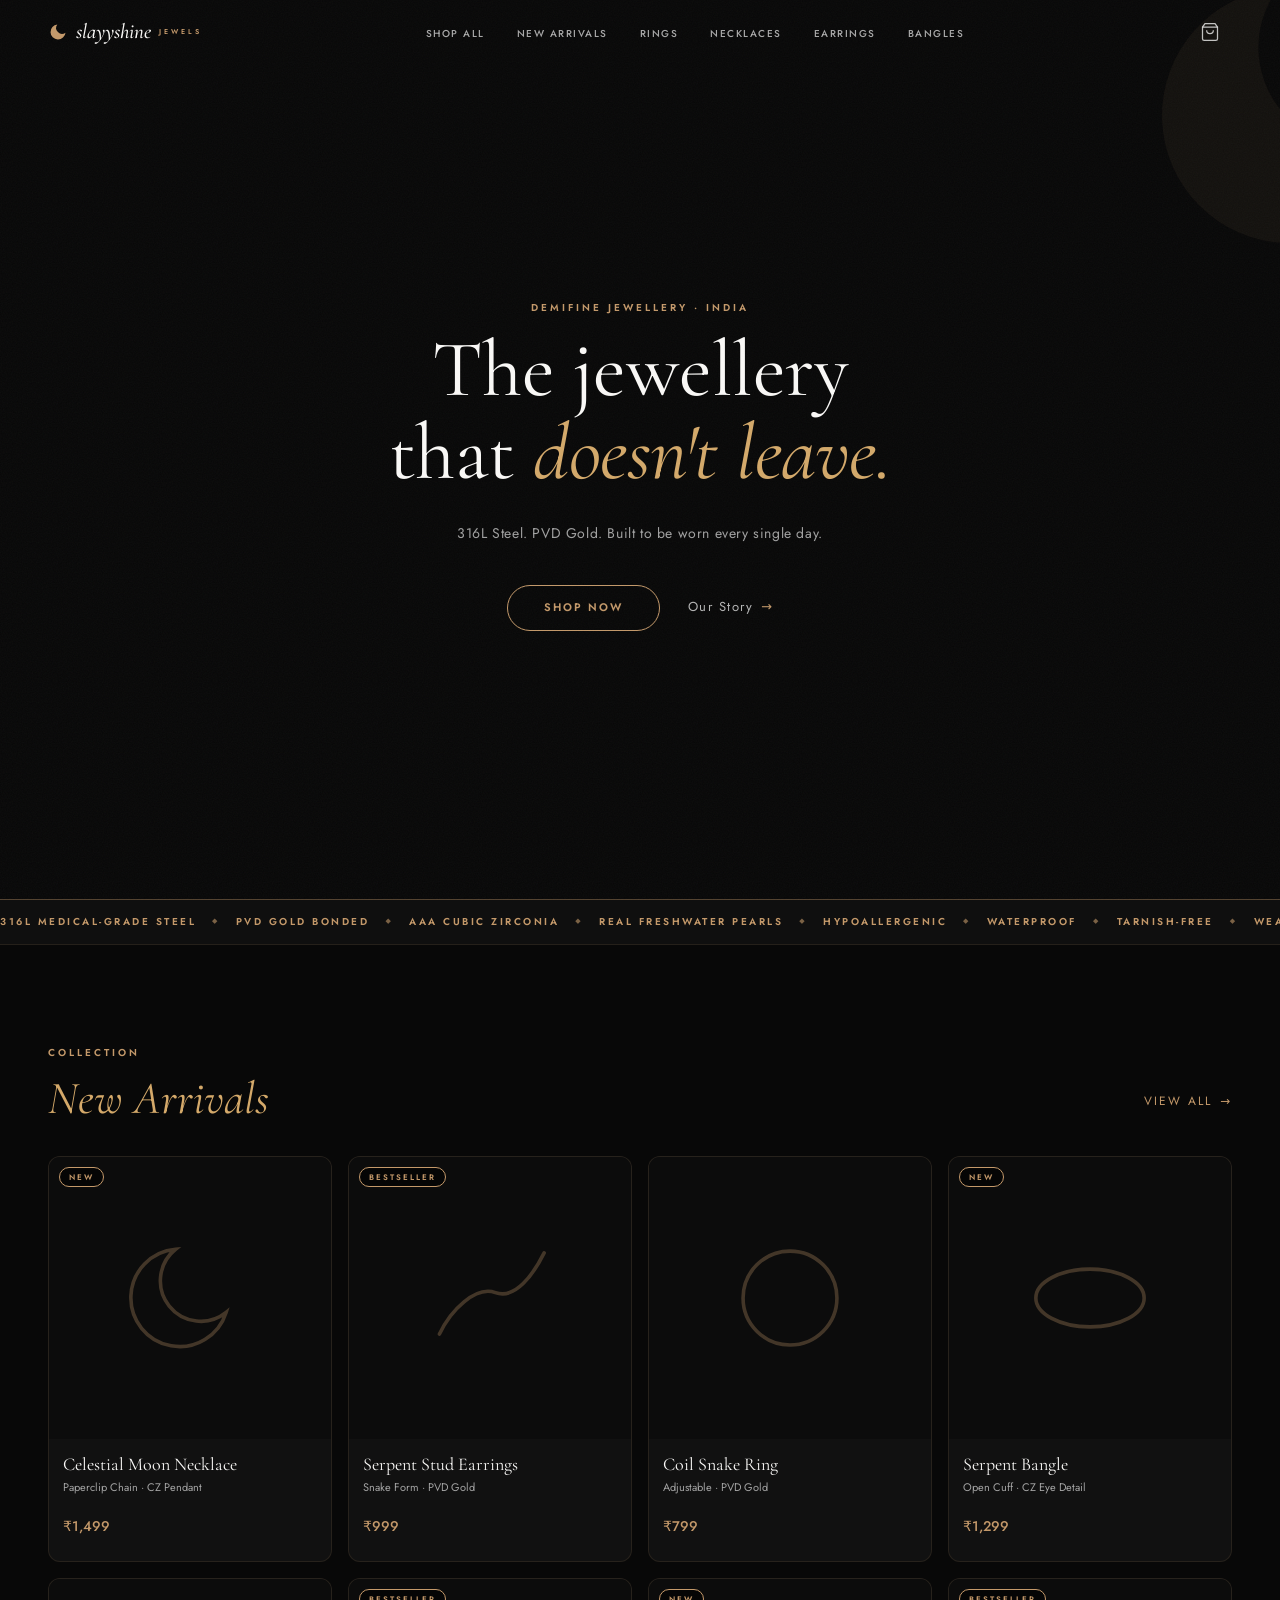
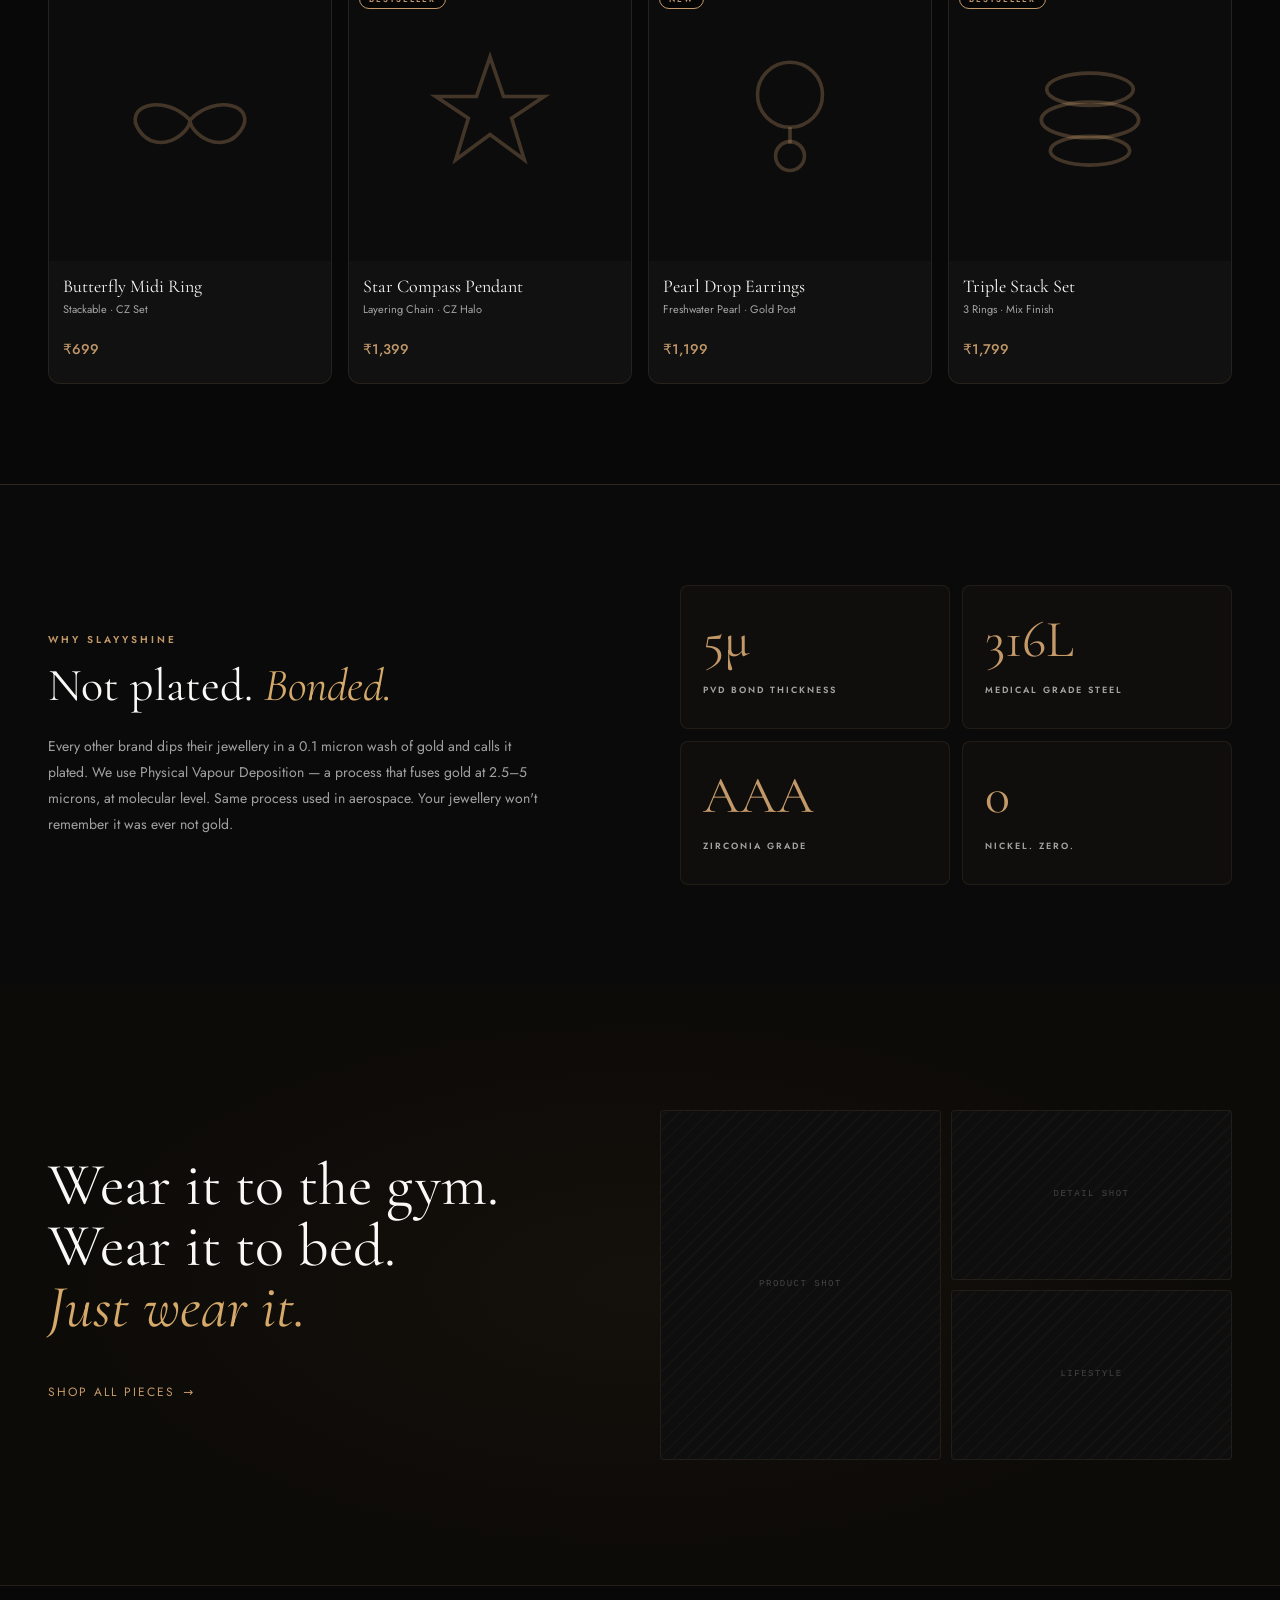
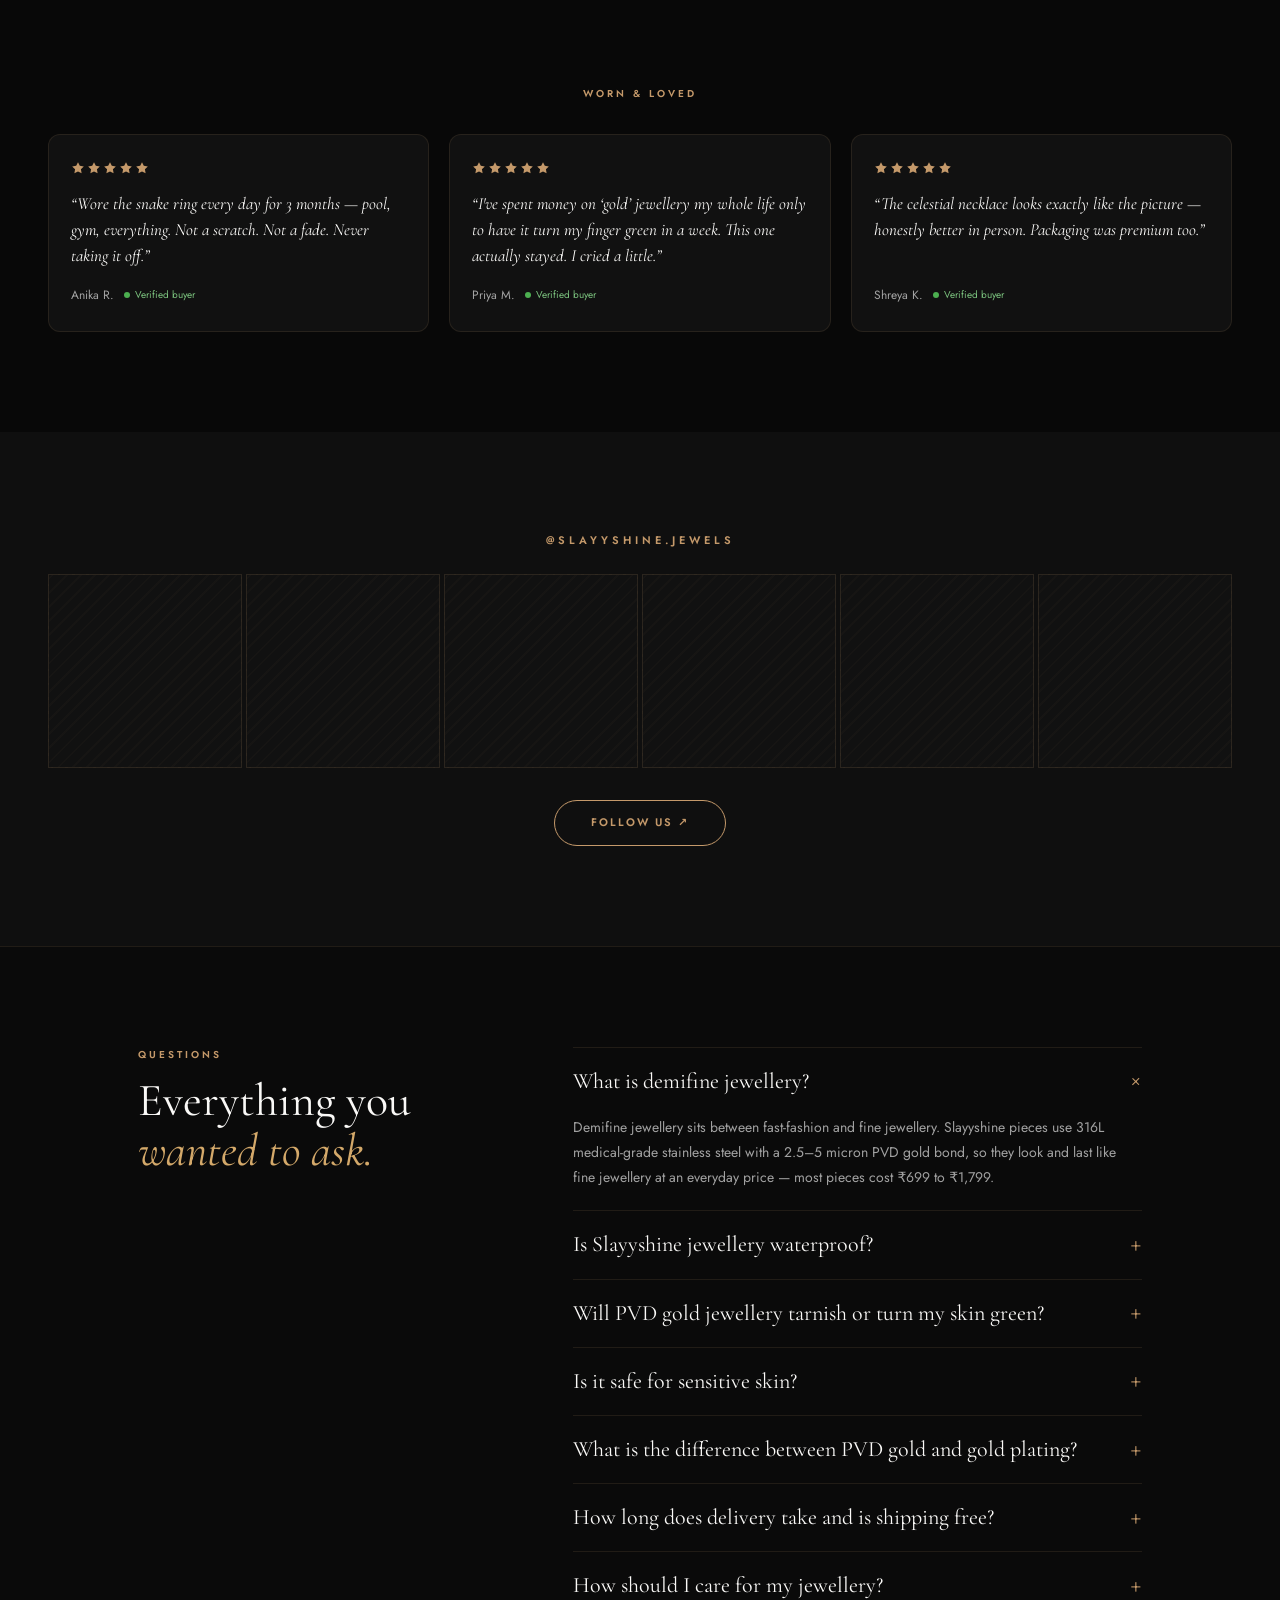
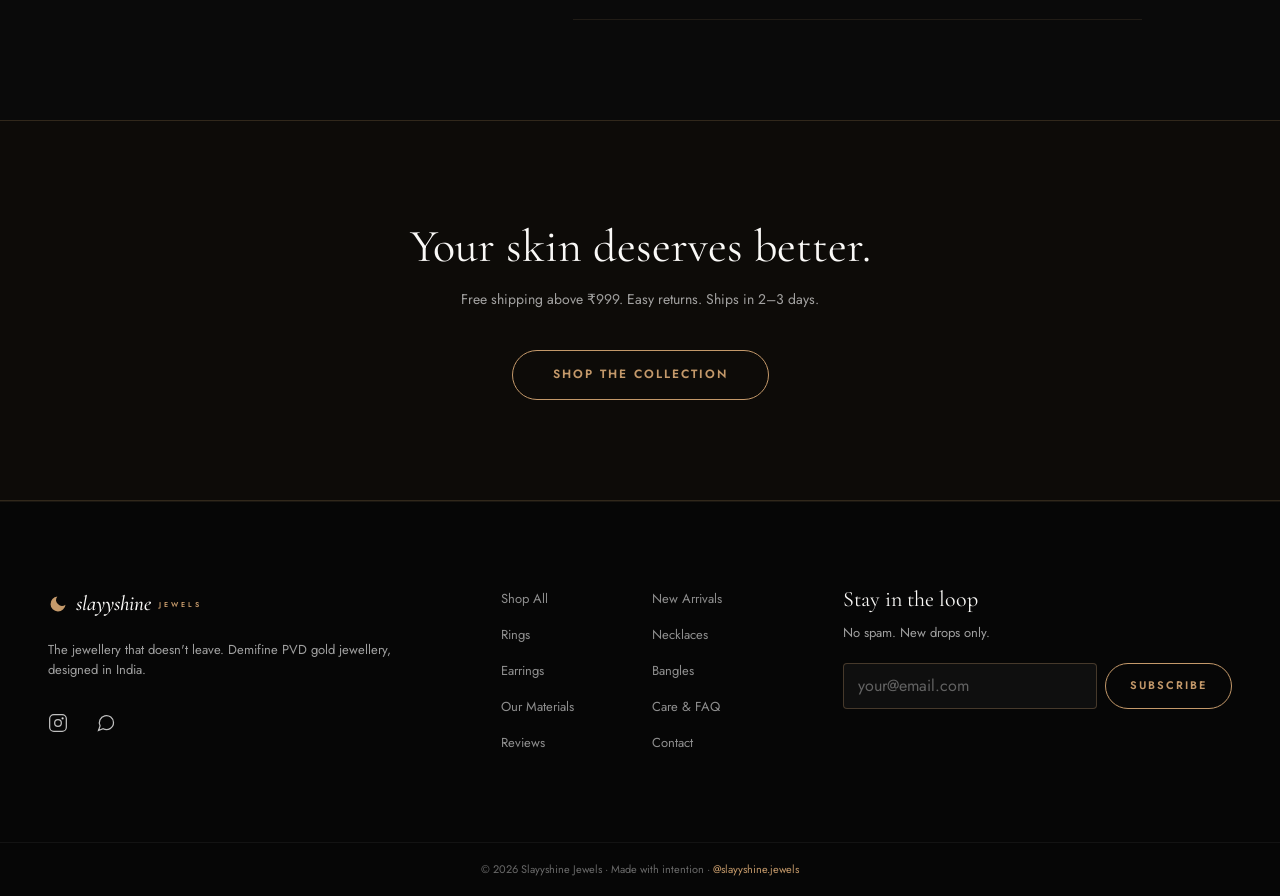
<file: index.html>
<!DOCTYPE html>
<html lang="en-IN">
<head>
<meta charset="utf-8">
<meta name="viewport" content="width=device-width,initial-scale=1,viewport-fit=cover">
<title>Slayyshine Jewels — Waterproof PVD Gold Demifine Jewellery India</title>
<meta name="description" content="Demifine jewellery that doesn't leave. Waterproof, tarnish-free PVD gold on 316L stainless steel. Hypoallergenic rings, necklaces, earrings & bangles from ₹699. Free shipping above ₹999.">
<link rel="canonical" href="https://www.slayyshine.com/">
<meta name="robots" content="index,follow,max-image-preview:large,max-snippet:-1">
<meta name="theme-color" content="#080808">
<meta name="color-scheme" content="dark">
<meta name="format-detection" content="telephone=no">
<meta property="og:type" content="website">
<meta property="og:site_name" content="Slayyshine Jewels">
<meta property="og:locale" content="en_IN">
<meta property="og:title" content="Slayyshine Jewels — Waterproof PVD Gold Demifine Jewellery India">
<meta property="og:description" content="Demifine jewellery that doesn't leave. Waterproof, tarnish-free PVD gold on 316L stainless steel. Hypoallergenic rings, necklaces, earrings & bangles from ₹699. Free shipping above ₹999.">
<meta property="og:url" content="https://www.slayyshine.com/">
<meta property="og:image" content="https://www.slayyshine.com/images/og-cover.png">
<meta property="og:image:width" content="1200"><meta property="og:image:height" content="630">
<meta name="twitter:card" content="summary_large_image">
<meta name="twitter:title" content="Slayyshine Jewels — Waterproof PVD Gold Demifine Jewellery India">
<meta name="twitter:description" content="Demifine jewellery that doesn't leave. Waterproof, tarnish-free PVD gold on 316L stainless steel. Hypoallergenic rings, necklaces, earrings & bangles from ₹699. Free shipping above ₹999.">
<meta name="twitter:image" content="https://www.slayyshine.com/images/og-cover.png">
<link rel="icon" href="favicon.svg" type="image/svg+xml">
<link rel="apple-touch-icon" href="images/apple-touch-icon.png">
<link rel="manifest" href="site.webmanifest">
<script>document.documentElement.className='js'</script>
<link rel="preconnect" href="https://fonts.googleapis.com"><link rel="preconnect" href="https://fonts.gstatic.com" crossorigin><link rel="preload" as="style" href="https://fonts.googleapis.com/css2?family=Cormorant+Garamond:ital,wght@0,400;0,500;1,400;1,500&family=Jost:wght@400;500;600&display=swap"><link rel="stylesheet" href="https://fonts.googleapis.com/css2?family=Cormorant+Garamond:ital,wght@0,400;0,500;1,400;1,500&family=Jost:wght@400;500;600&display=swap" media="print" onload="this.media='all'"><noscript><link rel="stylesheet" href="https://fonts.googleapis.com/css2?family=Cormorant+Garamond:ital,wght@0,400;0,500;1,400;1,500&family=Jost:wght@400;500;600&display=swap"></noscript>
<link rel="stylesheet" href="styles.css">
<script type="application/ld+json">{"@context":"https://schema.org","@graph":[{"@type":"Organization","@id":"https://www.slayyshine.com/#org","name":"Slayyshine Jewels","url":"https://www.slayyshine.com/","logo":"https://www.slayyshine.com/images/logo.png","slogan":"The jewellery that doesn't leave.","description":"Demifine jewellery brand from India making waterproof, tarnish-free PVD gold jewellery on 316L stainless steel.","sameAs":["https://www.instagram.com/slayyshine.jewels/"]},{"@type":"WebSite","@id":"https://www.slayyshine.com/#website","url":"https://www.slayyshine.com/","name":"Slayyshine Jewels","inLanguage":"en-IN","publisher":{"@id":"https://www.slayyshine.com/#org"}},{"@type":"WebPage","@id":"https://www.slayyshine.com/#webpage","url":"https://www.slayyshine.com/","name":"Slayyshine Jewels — Demifine PVD Gold Jewellery","isPartOf":{"@id":"https://www.slayyshine.com/#website"},"about":{"@id":"https://www.slayyshine.com/#org"},"speakable":{"@type":"SpeakableSpecification","cssSelector":[".h1",".hero-sub","#difference .body"]}},{"@type":"ItemList","name":"New Arrivals","numberOfItems":8,"itemListElement":[{"@type":"ListItem","position":1,"item":{"@type":"Product","@id":"https://www.slayyshine.com/shop.html#celestial-moon-necklace","name":"Celestial Moon Necklace","description":"Crescent moon pendant set with AAA cubic zirconia on a paperclip chain. 316L stainless steel with PVD gold bond — waterproof and tarnish-free.","image":"https://www.slayyshine.com/images/og-cover.png","sku":"SSJ-celestial-moon-necklace","brand":{"@type":"Brand","name":"Slayyshine Jewels"},"material":"316L stainless steel, PVD gold","category":"necklaces","offers":{"@type":"Offer","url":"https://www.slayyshine.com/shop.html#celestial-moon-necklace","priceCurrency":"INR","price":"1499","availability":"https://schema.org/InStock","itemCondition":"https://schema.org/NewCondition","seller":{"@id":"https://www.slayyshine.com/#org"}}}},{"@type":"ListItem","position":2,"item":{"@type":"Product","@id":"https://www.slayyshine.com/shop.html#serpent-stud-earrings","name":"Serpent Stud Earrings","description":"Sculpted snake-form studs in 316L stainless steel with a 2.5–5 micron PVD gold bond. Hypoallergenic and nickel-free.","image":"https://www.slayyshine.com/images/og-cover.png","sku":"SSJ-serpent-stud-earrings","brand":{"@type":"Brand","name":"Slayyshine Jewels"},"material":"316L stainless steel, PVD gold","category":"earrings","offers":{"@type":"Offer","url":"https://www.slayyshine.com/shop.html#serpent-stud-earrings","priceCurrency":"INR","price":"999","availability":"https://schema.org/InStock","itemCondition":"https://schema.org/NewCondition","seller":{"@id":"https://www.slayyshine.com/#org"}}}},{"@type":"ListItem","position":3,"item":{"@type":"Product","@id":"https://www.slayyshine.com/shop.html#coil-snake-ring","name":"Coil Snake Ring","description":"Adjustable coiled snake ring in PVD gold-bonded 316L steel. Built for everyday wear — gym, pool and shower safe.","image":"https://www.slayyshine.com/images/og-cover.png","sku":"SSJ-coil-snake-ring","brand":{"@type":"Brand","name":"Slayyshine Jewels"},"material":"316L stainless steel, PVD gold","category":"rings","offers":{"@type":"Offer","url":"https://www.slayyshine.com/shop.html#coil-snake-ring","priceCurrency":"INR","price":"799","availability":"https://schema.org/InStock","itemCondition":"https://schema.org/NewCondition","seller":{"@id":"https://www.slayyshine.com/#org"}}}},{"@type":"ListItem","position":4,"item":{"@type":"Product","@id":"https://www.slayyshine.com/shop.html#serpent-bangle","name":"Serpent Bangle","description":"Open-cuff serpent bangle with cubic zirconia eye detail. PVD gold on 316L stainless steel; waterproof and tarnish-free.","image":"https://www.slayyshine.com/images/og-cover.png","sku":"SSJ-serpent-bangle","brand":{"@type":"Brand","name":"Slayyshine Jewels"},"material":"316L stainless steel, PVD gold","category":"bangles","offers":{"@type":"Offer","url":"https://www.slayyshine.com/shop.html#serpent-bangle","priceCurrency":"INR","price":"1299","availability":"https://schema.org/InStock","itemCondition":"https://schema.org/NewCondition","seller":{"@id":"https://www.slayyshine.com/#org"}}}},{"@type":"ListItem","position":5,"item":{"@type":"Product","@id":"https://www.slayyshine.com/shop.html#butterfly-midi-ring","name":"Butterfly Midi Ring","description":"Delicate stackable butterfly midi ring set with AAA cubic zirconia. Hypoallergenic PVD gold over 316L steel.","image":"https://www.slayyshine.com/images/og-cover.png","sku":"SSJ-butterfly-midi-ring","brand":{"@type":"Brand","name":"Slayyshine Jewels"},"material":"316L stainless steel, PVD gold","category":"rings","offers":{"@type":"Offer","url":"https://www.slayyshine.com/shop.html#butterfly-midi-ring","priceCurrency":"INR","price":"699","availability":"https://schema.org/InStock","itemCondition":"https://schema.org/NewCondition","seller":{"@id":"https://www.slayyshine.com/#org"}}}},{"@type":"ListItem","position":6,"item":{"@type":"Product","@id":"https://www.slayyshine.com/shop.html#star-compass-pendant","name":"Star Compass Pendant","description":"North-star compass pendant with a cubic zirconia halo on a layering chain. PVD gold bonded, waterproof, nickel-free.","image":"https://www.slayyshine.com/images/og-cover.png","sku":"SSJ-star-compass-pendant","brand":{"@type":"Brand","name":"Slayyshine Jewels"},"material":"316L stainless steel, PVD gold","category":"necklaces","offers":{"@type":"Offer","url":"https://www.slayyshine.com/shop.html#star-compass-pendant","priceCurrency":"INR","price":"1399","availability":"https://schema.org/InStock","itemCondition":"https://schema.org/NewCondition","seller":{"@id":"https://www.slayyshine.com/#org"}}}},{"@type":"ListItem","position":7,"item":{"@type":"Product","@id":"https://www.slayyshine.com/shop.html#pearl-drop-earrings","name":"Pearl Drop Earrings","description":"Real freshwater pearl drops on PVD gold-bonded 316L steel posts. Hypoallergenic for sensitive ears.","image":"https://www.slayyshine.com/images/og-cover.png","sku":"SSJ-pearl-drop-earrings","brand":{"@type":"Brand","name":"Slayyshine Jewels"},"material":"316L stainless steel, PVD gold","category":"earrings","offers":{"@type":"Offer","url":"https://www.slayyshine.com/shop.html#pearl-drop-earrings","priceCurrency":"INR","price":"1199","availability":"https://schema.org/InStock","itemCondition":"https://schema.org/NewCondition","seller":{"@id":"https://www.slayyshine.com/#org"}}}},{"@type":"ListItem","position":8,"item":{"@type":"Product","@id":"https://www.slayyshine.com/shop.html#triple-stack-set","name":"Triple Stack Set","description":"A set of three stackable rings in mixed finishes. 316L stainless steel with PVD gold bond — made to be worn every day.","image":"https://www.slayyshine.com/images/og-cover.png","sku":"SSJ-triple-stack-set","brand":{"@type":"Brand","name":"Slayyshine Jewels"},"material":"316L stainless steel, PVD gold","category":"rings","offers":{"@type":"Offer","url":"https://www.slayyshine.com/shop.html#triple-stack-set","priceCurrency":"INR","price":"1799","availability":"https://schema.org/InStock","itemCondition":"https://schema.org/NewCondition","seller":{"@id":"https://www.slayyshine.com/#org"}}}}]},{"@type":"FAQPage","@id":"https://www.slayyshine.com/#faq","mainEntity":[{"@type":"Question","name":"What is demifine jewellery?","acceptedAnswer":{"@type":"Answer","text":"Demifine jewellery sits between fast-fashion and fine jewellery. Slayyshine pieces use 316L medical-grade stainless steel with a 2.5–5 micron PVD gold bond, so they look and last like fine jewellery at an everyday price — most pieces cost ₹699 to ₹1,799."}},{"@type":"Question","name":"Is Slayyshine jewellery waterproof?","acceptedAnswer":{"@type":"Answer","text":"Yes. Every piece is waterproof. You can wear it in the shower, at the gym, in the pool and to bed. PVD gold is fused to the steel at a molecular level, so water and sweat do not wash it off."}},{"@type":"Question","name":"Will PVD gold jewellery tarnish or turn my skin green?","acceptedAnswer":{"@type":"Answer","text":"No. Skin turns green when cheap brass or copper reacts with sweat. Our base metal is 316L stainless steel and the gold layer is PVD bonded, so it does not tarnish, fade or discolour skin with normal wear."}},{"@type":"Question","name":"Is it safe for sensitive skin?","acceptedAnswer":{"@type":"Answer","text":"Yes. 316L stainless steel is the grade used in medical implants. Our jewellery is hypoallergenic and contains zero nickel, the most common cause of metal allergies."}},{"@type":"Question","name":"What is the difference between PVD gold and gold plating?","acceptedAnswer":{"@type":"Answer","text":"Regular gold plating is a thin wash of about 0.1 micron that rubs off in weeks. PVD (Physical Vapour Deposition) bonds gold at 2.5–5 microns in a vacuum chamber — up to 50 times thicker and far more durable."}},{"@type":"Question","name":"How long does delivery take and is shipping free?","acceptedAnswer":{"@type":"Answer","text":"Orders ship within 2–3 days across India. Shipping is free on orders above ₹999, and returns are easy."}},{"@type":"Question","name":"How should I care for my jewellery?","acceptedAnswer":{"@type":"Answer","text":"Very little care is needed. Wipe with a soft cloth to restore shine and store pieces separately to avoid scratches. Avoid harsh abrasives; water, sweat and everyday wear are fine."}}]}]}</script>
</head>
<body>

<a class="skip" href="#main">Skip to content</a>
<header class="nav"><div class="wrap"><a class="logo" href="index.html" aria-label="Slayyshine Jewels — home"><svg width="20" height="20" viewBox="0 0 24 24" fill="#C4996A" aria-hidden="true"><path d="M21 12.79A9 9 0 1 1 11.21 3 7 7 0 0 0 21 12.79z"/></svg><span class="logo-script">slayyshine</span><span class="logo-caps">JEWELS</span></a><nav aria-label="Primary"><ul class="nav-links"><li><a href="shop.html#all">Shop All</a></li><li><a href="shop.html#new-arrivals">New Arrivals</a></li><li><a href="shop.html#rings">Rings</a></li><li><a href="shop.html#necklaces">Necklaces</a></li><li><a href="shop.html#earrings">Earrings</a></li><li><a href="shop.html#bangles">Bangles</a></li></ul></nav><div class="nav-actions"><a class="icon-btn" href="shop.html#bag" aria-label="Bag, 0 items" aria-controls="cart"><svg width="20" height="20" viewBox="0 0 24 24" fill="none" stroke="currentColor" stroke-width="1.5" aria-hidden="true"><path d="M6 2 3 6v14a2 2 0 0 0 2 2h14a2 2 0 0 0 2-2V6l-3-4z"/><path d="M3 6h18M16 10a4 4 0 0 1-8 0"/></svg><span class="cart-count" data-n="0" aria-hidden="true">0</span></a><button class="icon-btn menu-btn" type="button" aria-label="Open menu" aria-controls="menu" aria-expanded="false"><svg width="22" height="15" viewBox="0 0 22 15" fill="none" stroke="currentColor" stroke-width="1.5" stroke-linecap="round" aria-hidden="true"><path d="M0 1h22M4 7.5h18M0 14h22"/></svg></button></div></div></header>
<div class="menu" id="menu" role="dialog" aria-modal="true" aria-label="Menu" aria-hidden="true"><button class="icon-btn menu-close" type="button" aria-label="Close menu"><svg width="20" height="20" viewBox="0 0 24 24" fill="none" stroke="currentColor" stroke-width="1.5" aria-hidden="true"><path d="M5 5l14 14M19 5 5 19"/></svg></button><a href="shop.html#all">Shop All</a><a href="shop.html#new-arrivals">New Arrivals</a><a href="shop.html#rings">Rings</a><a href="shop.html#necklaces">Necklaces</a><a href="shop.html#earrings">Earrings</a><a href="shop.html#bangles">Bangles</a><a href="index.html#difference">Our Materials</a><a href="index.html#faq">FAQ</a><div class="menu-social"><a href="https://www.instagram.com/slayyshine.jewels/" rel="noopener" target="_blank">Instagram ↗</a><a href="https://wa.me/" rel="noopener" target="_blank">WhatsApp ↗</a></div></div>
<main id="main">
<section class="hero" aria-labelledby="hero-title">
<svg class="hero-moon" viewBox="0 0 24 24" fill="#C4996A" aria-hidden="true"><path d="M21 12.79A9 9 0 1 1 11.21 3 7 7 0 0 0 21 12.79z"/></svg>
<div class="wrap">
<p class="label">Demifine Jewellery · India</p>
<h1 class="h1" id="hero-title">The jewellery that <em>doesn't leave.</em></h1>
<p class="hero-sub">316L Steel. PVD Gold. Built to be worn every single day.</p>
<div class="hero-ctas"><a class="btn" href="shop.html#all">Shop Now</a><a class="tlink" href="#difference">Our Story <span aria-hidden="true">→</span></a></div>
</div>
</section>
<div class="ticker" aria-label="Materials and promises"><div class="ticker-track"><ul><li>316L Medical-Grade Steel</li><li>PVD Gold Bonded</li><li>AAA Cubic Zirconia</li><li>Real Freshwater Pearls</li><li>Hypoallergenic</li><li>Waterproof</li><li>Tarnish-Free</li><li>Wears for Years</li></ul><ul aria-hidden="true"><li>316L Medical-Grade Steel</li><li>PVD Gold Bonded</li><li>AAA Cubic Zirconia</li><li>Real Freshwater Pearls</li><li>Hypoallergenic</li><li>Waterproof</li><li>Tarnish-Free</li><li>Wears for Years</li></ul></div></div>
<section class="section" id="new-arrivals" aria-labelledby="na-title"><div class="wrap">
<div class="sec-head"><div><p class="label">Collection</p><h2 class="h2" id="na-title"><em>New Arrivals</em></h2></div><a class="tlink" href="shop.html#all">View all <span aria-hidden="true">→</span></a></div>
<ul class="grid"><li class="card reveal" id="celestial-moon-necklace" data-cats="necklaces new-arrivals"><div class="card-media" role="img" aria-label="Celestial Moon Necklace — Paperclip Chain · CZ Pendant"><svg viewBox="0 0 100 100" aria-hidden="true"><path fill="none" stroke="#C4996A" stroke-width="2" opacity=".3" d="M70 58A27 27 0 1 1 42 23a21 21 0 0 0 28 35z"/></svg><span class="badge">NEW</span></div><div class="card-body"><h3 class="card-title">Celestial Moon Necklace</h3><p class="card-sub">Paperclip Chain · CZ Pendant</p><div class="card-foot"><p class="price"><span class="sr-only">Price: </span>₹1,499</p><button class="add" type="button" data-id="celestial-moon-necklace" data-name="Celestial Moon Necklace" aria-label="Add Celestial Moon Necklace to cart">Add to Cart</button></div></div></li><li class="card reveal" id="serpent-stud-earrings" data-cats="earrings"><div class="card-media" role="img" aria-label="Serpent Stud Earrings — Snake Form · PVD Gold"><svg viewBox="0 0 100 100" aria-hidden="true"><path fill="none" stroke="#C4996A" stroke-width="2" opacity=".3" stroke-width="2.5" stroke-linecap="round" d="M22 70C28 57 42 43 53 47s21-10 27-22"/></svg><span class="badge">BESTSELLER</span></div><div class="card-body"><h3 class="card-title">Serpent Stud Earrings</h3><p class="card-sub">Snake Form · PVD Gold</p><div class="card-foot"><p class="price"><span class="sr-only">Price: </span>₹999</p><button class="add" type="button" data-id="serpent-stud-earrings" data-name="Serpent Stud Earrings" aria-label="Add Serpent Stud Earrings to cart">Add to Cart</button></div></div></li><li class="card reveal" id="coil-snake-ring" data-cats="rings"><div class="card-media" role="img" aria-label="Coil Snake Ring — Adjustable · PVD Gold"><svg viewBox="0 0 100 100" aria-hidden="true"><circle fill="none" stroke="#C4996A" stroke-width="2" opacity=".3" stroke-width="2.5" cx="50" cy="50" r="26"/></svg></div><div class="card-body"><h3 class="card-title">Coil Snake Ring</h3><p class="card-sub">Adjustable · PVD Gold</p><div class="card-foot"><p class="price"><span class="sr-only">Price: </span>₹799</p><button class="add" type="button" data-id="coil-snake-ring" data-name="Coil Snake Ring" aria-label="Add Coil Snake Ring to cart">Add to Cart</button></div></div></li><li class="card reveal" id="serpent-bangle" data-cats="bangles new-arrivals"><div class="card-media" role="img" aria-label="Serpent Bangle — Open Cuff · CZ Eye Detail"><svg viewBox="0 0 100 100" aria-hidden="true"><ellipse fill="none" stroke="#C4996A" stroke-width="2" opacity=".3" stroke-width="2.5" cx="50" cy="50" rx="30" ry="16"/></svg><span class="badge">NEW</span></div><div class="card-body"><h3 class="card-title">Serpent Bangle</h3><p class="card-sub">Open Cuff · CZ Eye Detail</p><div class="card-foot"><p class="price"><span class="sr-only">Price: </span>₹1,299</p><button class="add" type="button" data-id="serpent-bangle" data-name="Serpent Bangle" aria-label="Add Serpent Bangle to cart">Add to Cart</button></div></div></li><li class="card reveal" id="butterfly-midi-ring" data-cats="rings"><div class="card-media" role="img" aria-label="Butterfly Midi Ring — Stackable · CZ Set"><svg viewBox="0 0 100 100" aria-hidden="true"><path fill="none" stroke="#C4996A" stroke-width="2" opacity=".3" stroke-width="1.5" d="M50 50C36 35 12 42 22 56s28 2 28-6c0 8 18 20 28 6S64 35 50 50z"/></svg></div><div class="card-body"><h3 class="card-title">Butterfly Midi Ring</h3><p class="card-sub">Stackable · CZ Set</p><div class="card-foot"><p class="price"><span class="sr-only">Price: </span>₹699</p><button class="add" type="button" data-id="butterfly-midi-ring" data-name="Butterfly Midi Ring" aria-label="Add Butterfly Midi Ring to cart">Add to Cart</button></div></div></li><li class="card reveal" id="star-compass-pendant" data-cats="necklaces"><div class="card-media" role="img" aria-label="Star Compass Pendant — Layering Chain · CZ Halo"><svg viewBox="0 0 100 100" aria-hidden="true"><polygon fill="none" stroke="#C4996A" stroke-width="2" opacity=".3" stroke-width="1.5" points="50,15 57.5,37 80,37 62,49 69,72 50,58 31,72 38,49 20,37 42.5,37"/></svg><span class="badge">BESTSELLER</span></div><div class="card-body"><h3 class="card-title">Star Compass Pendant</h3><p class="card-sub">Layering Chain · CZ Halo</p><div class="card-foot"><p class="price"><span class="sr-only">Price: </span>₹1,399</p><button class="add" type="button" data-id="star-compass-pendant" data-name="Star Compass Pendant" aria-label="Add Star Compass Pendant to cart">Add to Cart</button></div></div></li><li class="card reveal" id="pearl-drop-earrings" data-cats="earrings new-arrivals"><div class="card-media" role="img" aria-label="Pearl Drop Earrings — Freshwater Pearl · Gold Post"><svg viewBox="0 0 100 100" aria-hidden="true"><circle fill="none" stroke="#C4996A" stroke-width="2" opacity=".3" cx="50" cy="36" r="18"/><path fill="none" stroke="#C4996A" stroke-width="2" opacity=".3" d="M50 54v9"/><circle fill="none" stroke="#C4996A" stroke-width="2" opacity=".3" cx="50" cy="70" r="8"/></svg><span class="badge">NEW</span></div><div class="card-body"><h3 class="card-title">Pearl Drop Earrings</h3><p class="card-sub">Freshwater Pearl · Gold Post</p><div class="card-foot"><p class="price"><span class="sr-only">Price: </span>₹1,199</p><button class="add" type="button" data-id="pearl-drop-earrings" data-name="Pearl Drop Earrings" aria-label="Add Pearl Drop Earrings to cart">Add to Cart</button></div></div></li><li class="card reveal" id="triple-stack-set" data-cats="rings"><div class="card-media" role="img" aria-label="Triple Stack Set — 3 Rings · Mix Finish"><svg viewBox="0 0 100 100" aria-hidden="true"><ellipse fill="none" stroke="#C4996A" stroke-width="2" opacity=".3" cx="50" cy="33" rx="24" ry="9"/><ellipse fill="none" stroke="#C4996A" stroke-width="2" opacity=".3" cx="50" cy="50" rx="27" ry="10"/><ellipse fill="none" stroke="#C4996A" stroke-width="2" opacity=".3" cx="50" cy="67" rx="22" ry="8"/></svg><span class="badge">BESTSELLER</span></div><div class="card-body"><h3 class="card-title">Triple Stack Set</h3><p class="card-sub">3 Rings · Mix Finish</p><div class="card-foot"><p class="price"><span class="sr-only">Price: </span>₹1,799</p><button class="add" type="button" data-id="triple-stack-set" data-name="Triple Stack Set" aria-label="Add Triple Stack Set to cart">Add to Cart</button></div></div></li></ul>
</div></section>
<section class="section diff" id="difference" aria-labelledby="diff-title"><div class="wrap">
<div class="reveal"><p class="label">Why Slayyshine</p><h2 class="h2" id="diff-title">Not plated. <em>Bonded.</em></h2><p class="body">Every other brand dips their jewellery in a 0.1 micron wash of gold and calls it plated. We use Physical Vapour Deposition — a process that fuses gold at 2.5–5 microns, at molecular level. Same process used in aerospace. Your jewellery won't remember it was ever not gold.</p></div>
<ul class="stats reveal"><li class="stat"><b>5μ</b><span>PVD bond thickness</span></li><li class="stat"><b>316L</b><span>Medical grade steel</span></li><li class="stat"><b>AAA</b><span>Zirconia grade</span></li><li class="stat"><b>0</b><span>Nickel. Zero.</span></li></ul>
</div></section>
<section class="section edit" aria-labelledby="ed-title"><div class="wrap">
<div class="reveal"><h2 class="edit-h" id="ed-title">Wear it to the gym.<br>Wear it to bed.<br><em>Just wear it.</em></h2><a class="tlink" href="shop.html#all">Shop All Pieces <span aria-hidden="true">→</span></a></div>
<div class="collage reveal" aria-hidden="true"><div class="ph">Product shot</div><div class="ph">Detail shot</div><div class="ph">Lifestyle</div></div>
</div></section>
<section class="section reviews" id="reviews" aria-labelledby="rv-title"><div class="wrap">
<h2 class="label" id="rv-title" style="text-align:center;margin-bottom:2rem">Worn &amp; Loved</h2>
<ul class="rev-row"><li class="rev reveal"><div class="stars" role="img" aria-label="Rated 5 out of 5"><svg width="14" height="14" viewBox="0 0 24 24" fill="currentColor" aria-hidden="true"><path d="m12 2 3.1 6.3 6.9 1-5 4.9 1.2 6.8-6.2-3.2-6.2 3.2L7 14.2 2 9.3l6.9-1z"/></svg><svg width="14" height="14" viewBox="0 0 24 24" fill="currentColor" aria-hidden="true"><path d="m12 2 3.1 6.3 6.9 1-5 4.9 1.2 6.8-6.2-3.2-6.2 3.2L7 14.2 2 9.3l6.9-1z"/></svg><svg width="14" height="14" viewBox="0 0 24 24" fill="currentColor" aria-hidden="true"><path d="m12 2 3.1 6.3 6.9 1-5 4.9 1.2 6.8-6.2-3.2-6.2 3.2L7 14.2 2 9.3l6.9-1z"/></svg><svg width="14" height="14" viewBox="0 0 24 24" fill="currentColor" aria-hidden="true"><path d="m12 2 3.1 6.3 6.9 1-5 4.9 1.2 6.8-6.2-3.2-6.2 3.2L7 14.2 2 9.3l6.9-1z"/></svg><svg width="14" height="14" viewBox="0 0 24 24" fill="currentColor" aria-hidden="true"><path d="m12 2 3.1 6.3 6.9 1-5 4.9 1.2 6.8-6.2-3.2-6.2 3.2L7 14.2 2 9.3l6.9-1z"/></svg></div><blockquote><p>“Wore the snake ring every day for 3 months — pool, gym, everything. Not a scratch. Not a fade. Never taking it off.”</p></blockquote><footer><cite style="font-style:normal">Anika R.</cite><span class="ver">Verified buyer</span></footer></li><li class="rev reveal"><div class="stars" role="img" aria-label="Rated 5 out of 5"><svg width="14" height="14" viewBox="0 0 24 24" fill="currentColor" aria-hidden="true"><path d="m12 2 3.1 6.3 6.9 1-5 4.9 1.2 6.8-6.2-3.2-6.2 3.2L7 14.2 2 9.3l6.9-1z"/></svg><svg width="14" height="14" viewBox="0 0 24 24" fill="currentColor" aria-hidden="true"><path d="m12 2 3.1 6.3 6.9 1-5 4.9 1.2 6.8-6.2-3.2-6.2 3.2L7 14.2 2 9.3l6.9-1z"/></svg><svg width="14" height="14" viewBox="0 0 24 24" fill="currentColor" aria-hidden="true"><path d="m12 2 3.1 6.3 6.9 1-5 4.9 1.2 6.8-6.2-3.2-6.2 3.2L7 14.2 2 9.3l6.9-1z"/></svg><svg width="14" height="14" viewBox="0 0 24 24" fill="currentColor" aria-hidden="true"><path d="m12 2 3.1 6.3 6.9 1-5 4.9 1.2 6.8-6.2-3.2-6.2 3.2L7 14.2 2 9.3l6.9-1z"/></svg><svg width="14" height="14" viewBox="0 0 24 24" fill="currentColor" aria-hidden="true"><path d="m12 2 3.1 6.3 6.9 1-5 4.9 1.2 6.8-6.2-3.2-6.2 3.2L7 14.2 2 9.3l6.9-1z"/></svg></div><blockquote><p>“I've spent money on ‘gold’ jewellery my whole life only to have it turn my finger green in a week. This one actually stayed. I cried a little.”</p></blockquote><footer><cite style="font-style:normal">Priya M.</cite><span class="ver">Verified buyer</span></footer></li><li class="rev reveal"><div class="stars" role="img" aria-label="Rated 5 out of 5"><svg width="14" height="14" viewBox="0 0 24 24" fill="currentColor" aria-hidden="true"><path d="m12 2 3.1 6.3 6.9 1-5 4.9 1.2 6.8-6.2-3.2-6.2 3.2L7 14.2 2 9.3l6.9-1z"/></svg><svg width="14" height="14" viewBox="0 0 24 24" fill="currentColor" aria-hidden="true"><path d="m12 2 3.1 6.3 6.9 1-5 4.9 1.2 6.8-6.2-3.2-6.2 3.2L7 14.2 2 9.3l6.9-1z"/></svg><svg width="14" height="14" viewBox="0 0 24 24" fill="currentColor" aria-hidden="true"><path d="m12 2 3.1 6.3 6.9 1-5 4.9 1.2 6.8-6.2-3.2-6.2 3.2L7 14.2 2 9.3l6.9-1z"/></svg><svg width="14" height="14" viewBox="0 0 24 24" fill="currentColor" aria-hidden="true"><path d="m12 2 3.1 6.3 6.9 1-5 4.9 1.2 6.8-6.2-3.2-6.2 3.2L7 14.2 2 9.3l6.9-1z"/></svg><svg width="14" height="14" viewBox="0 0 24 24" fill="currentColor" aria-hidden="true"><path d="m12 2 3.1 6.3 6.9 1-5 4.9 1.2 6.8-6.2-3.2-6.2 3.2L7 14.2 2 9.3l6.9-1z"/></svg></div><blockquote><p>“The celestial necklace looks exactly like the picture — honestly better in person. Packaging was premium too.”</p></blockquote><footer><cite style="font-style:normal">Shreya K.</cite><span class="ver">Verified buyer</span></footer></li></ul>
</div></section>
<section class="section ig" aria-labelledby="ig-title"><div class="wrap">
<h2 class="label" id="ig-title" style="font-size:11px;letter-spacing:4px">@SLAYYSHINE.JEWELS</h2>
<ul class="ig-grid"><li><a href="https://www.instagram.com/slayyshine.jewels/" rel="noopener" target="_blank" aria-label="Instagram post 1"><span>View on Instagram</span></a></li><li><a href="https://www.instagram.com/slayyshine.jewels/" rel="noopener" target="_blank" aria-label="Instagram post 2"><span>View on Instagram</span></a></li><li><a href="https://www.instagram.com/slayyshine.jewels/" rel="noopener" target="_blank" aria-label="Instagram post 3"><span>View on Instagram</span></a></li><li><a href="https://www.instagram.com/slayyshine.jewels/" rel="noopener" target="_blank" aria-label="Instagram post 4"><span>View on Instagram</span></a></li><li><a href="https://www.instagram.com/slayyshine.jewels/" rel="noopener" target="_blank" aria-label="Instagram post 5"><span>View on Instagram</span></a></li><li><a href="https://www.instagram.com/slayyshine.jewels/" rel="noopener" target="_blank" aria-label="Instagram post 6"><span>View on Instagram</span></a></li></ul>
<a class="btn" href="https://www.instagram.com/slayyshine.jewels/" rel="noopener" target="_blank">Follow Us ↗</a>
</div></section>
<section class="section faq" id="faq" aria-labelledby="faq-title"><div class="wrap">
<div><p class="label">Questions</p><h2 class="h2" id="faq-title">Everything you <em>wanted to ask.</em></h2></div>
<div><details open><summary>What is demifine jewellery?</summary><p>Demifine jewellery sits between fast-fashion and fine jewellery. Slayyshine pieces use 316L medical-grade stainless steel with a 2.5–5 micron PVD gold bond, so they look and last like fine jewellery at an everyday price — most pieces cost ₹699 to ₹1,799.</p></details><details><summary>Is Slayyshine jewellery waterproof?</summary><p>Yes. Every piece is waterproof. You can wear it in the shower, at the gym, in the pool and to bed. PVD gold is fused to the steel at a molecular level, so water and sweat do not wash it off.</p></details><details><summary>Will PVD gold jewellery tarnish or turn my skin green?</summary><p>No. Skin turns green when cheap brass or copper reacts with sweat. Our base metal is 316L stainless steel and the gold layer is PVD bonded, so it does not tarnish, fade or discolour skin with normal wear.</p></details><details><summary>Is it safe for sensitive skin?</summary><p>Yes. 316L stainless steel is the grade used in medical implants. Our jewellery is hypoallergenic and contains zero nickel, the most common cause of metal allergies.</p></details><details><summary>What is the difference between PVD gold and gold plating?</summary><p>Regular gold plating is a thin wash of about 0.1 micron that rubs off in weeks. PVD (Physical Vapour Deposition) bonds gold at 2.5–5 microns in a vacuum chamber — up to 50 times thicker and far more durable.</p></details><details><summary>How long does delivery take and is shipping free?</summary><p>Orders ship within 2–3 days across India. Shipping is free on orders above ₹999, and returns are easy.</p></details><details><summary>How should I care for my jewellery?</summary><p>Very little care is needed. Wipe with a soft cloth to restore shine and store pieces separately to avoid scratches. Avoid harsh abrasives; water, sweat and everyday wear are fine.</p></details></div>
</div></section>
<section class="section cta" aria-labelledby="cta-title"><div class="wrap reveal">
<h2 class="h2" id="cta-title">Your skin deserves better.</h2>
<p>Free shipping above ₹999. Easy returns. Ships in 2–3 days.</p>
<a class="btn" href="shop.html#all">Shop the Collection</a>
</div></section>
</main>
<footer class="foot"><div class="wrap foot-grid"><div><a class="logo" href="index.html" aria-label="Slayyshine Jewels — home"><svg width="20" height="20" viewBox="0 0 24 24" fill="#C4996A" aria-hidden="true"><path d="M21 12.79A9 9 0 1 1 11.21 3 7 7 0 0 0 21 12.79z"/></svg><span class="logo-script">slayyshine</span><span class="logo-caps">JEWELS</span></a><p class="foot-tag">The jewellery that doesn't leave. Demifine PVD gold jewellery, designed in India.</p><div class="socials"><a class="icon-btn" href="https://www.instagram.com/slayyshine.jewels/" rel="noopener" target="_blank" aria-label="Slayyshine Jewels on Instagram"><svg width="20" height="20" viewBox="0 0 24 24" fill="none" stroke="currentColor" stroke-width="1.5" aria-hidden="true"><rect x="2" y="2" width="20" height="20" rx="5"/><circle cx="12" cy="12" r="4"/><circle cx="17.5" cy="6.5" r=".6" fill="currentColor"/></svg></a><a class="icon-btn" href="https://wa.me/" rel="noopener" target="_blank" aria-label="Chat with us on WhatsApp"><svg width="20" height="20" viewBox="0 0 24 24" fill="none" stroke="currentColor" stroke-width="1.5" aria-hidden="true"><path d="M21 11.5a8.4 8.4 0 0 1-12.4 7.4L3 21l1.9-5.6A8.5 8.5 0 1 1 21 11.5z"/></svg></a></div></div><nav aria-label="Footer"><ul><li><a href="shop.html#all">Shop All</a></li><li><a href="shop.html#new-arrivals">New Arrivals</a></li><li><a href="shop.html#rings">Rings</a></li><li><a href="shop.html#necklaces">Necklaces</a></li><li><a href="shop.html#earrings">Earrings</a></li><li><a href="shop.html#bangles">Bangles</a></li><li><a href="index.html#difference">Our Materials</a></li><li><a href="index.html#faq">Care &amp; FAQ</a></li><li><a href="index.html#reviews">Reviews</a></li><li><a href="https://wa.me/" rel="noopener" target="_blank">Contact</a></li></ul></nav><div><h2>Stay in the loop</h2><p class="muted" style="font-size:13px">No spam. New drops only.</p><form class="sub-form" novalidate><label class="sr-only" for="email">Email address</label><input id="email" type="email" name="email" placeholder="your@email.com" autocomplete="email" inputmode="email" required><button class="btn" type="submit">Subscribe</button></form><p class="sub-msg" role="status" aria-live="polite"></p></div></div><div class="foot-bar">© <span id="year">2026</span> Slayyshine Jewels · Made with intention · <a href="https://www.instagram.com/slayyshine.jewels/" rel="noopener" target="_blank">@slayyshine.jewels</a></div></footer><div class="toast" role="status" aria-live="polite"></div>
<script src="main.js" defer></script>
</body>
</html>
</file>
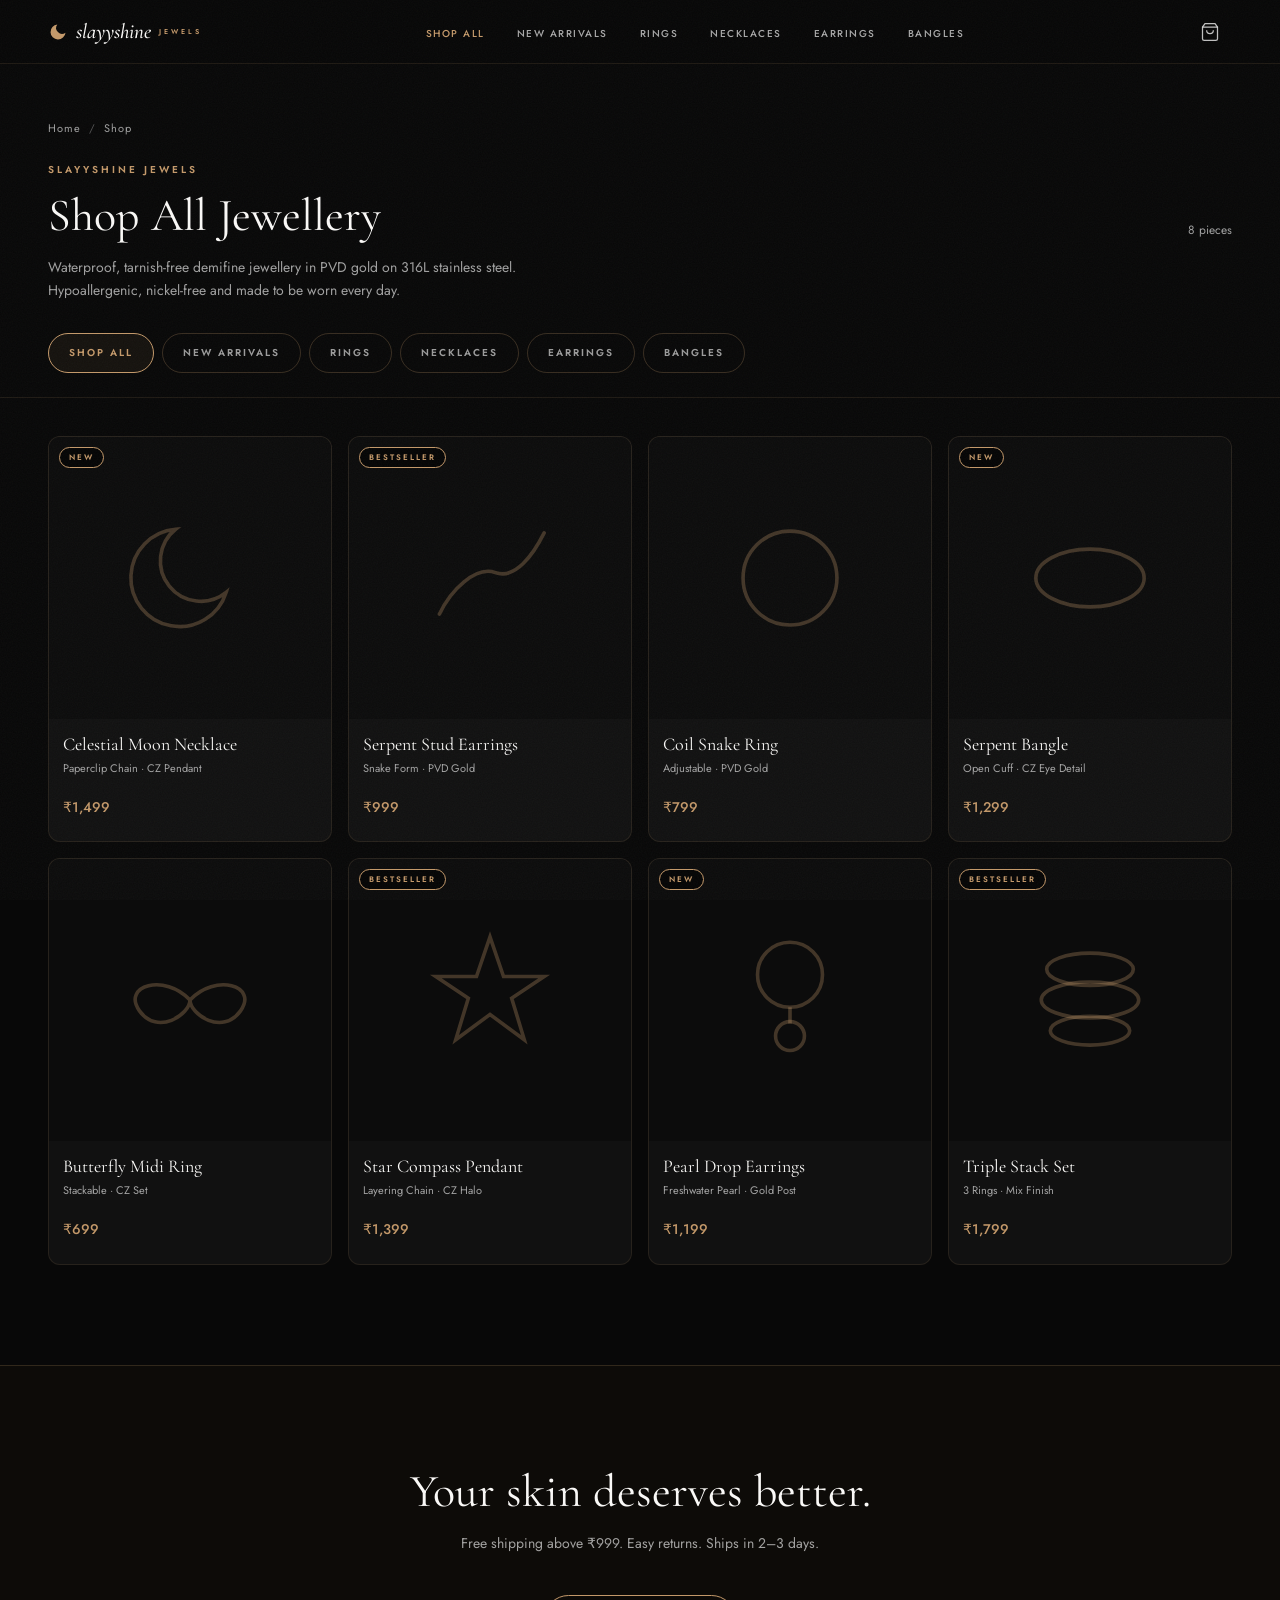
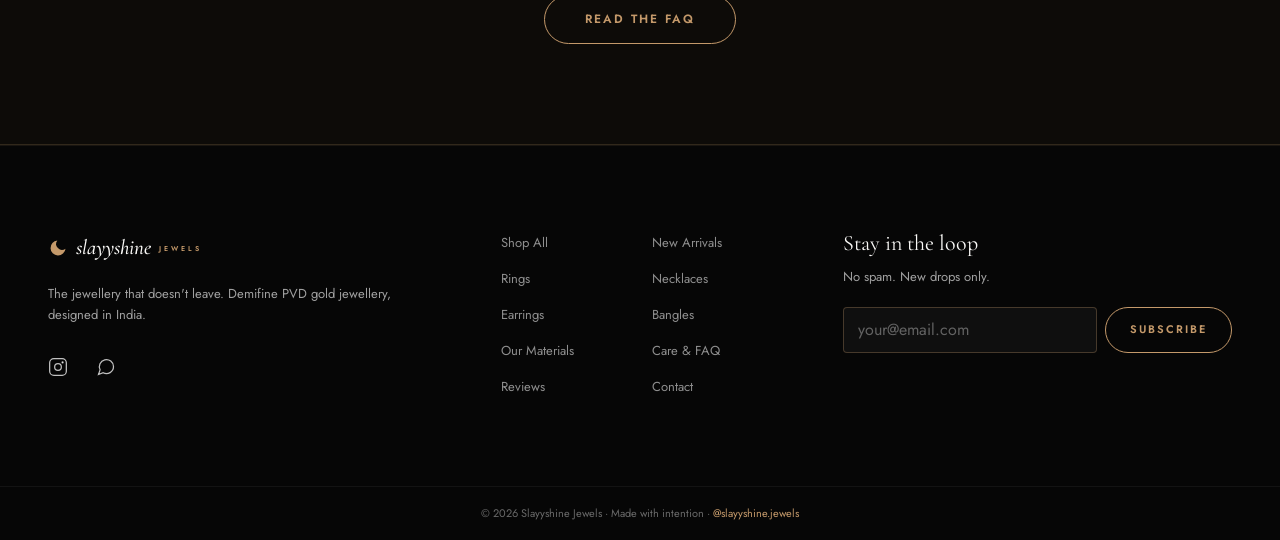
<file: shop.html>
<!DOCTYPE html>
<html lang="en-IN">
<head>
<meta charset="utf-8">
<meta name="viewport" content="width=device-width,initial-scale=1,viewport-fit=cover">
<title>Shop All Demifine Jewellery | Slayyshine Jewels</title>
<meta name="description" content="Shop waterproof PVD gold rings, necklaces, earrings and bangles. 316L stainless steel, hypoallergenic and tarnish-free. From ₹699 with free shipping above ₹999 in India.">
<link rel="canonical" href="https://www.slayyshine.com/shop.html">
<meta name="robots" content="index,follow,max-image-preview:large,max-snippet:-1">
<meta name="theme-color" content="#080808">
<meta name="color-scheme" content="dark">
<meta name="format-detection" content="telephone=no">
<meta property="og:type" content="website">
<meta property="og:site_name" content="Slayyshine Jewels">
<meta property="og:locale" content="en_IN">
<meta property="og:title" content="Shop All Demifine Jewellery | Slayyshine Jewels">
<meta property="og:description" content="Shop waterproof PVD gold rings, necklaces, earrings and bangles. 316L stainless steel, hypoallergenic and tarnish-free. From ₹699 with free shipping above ₹999 in India.">
<meta property="og:url" content="https://www.slayyshine.com/shop.html">
<meta property="og:image" content="https://www.slayyshine.com/images/og-cover.png">
<meta property="og:image:width" content="1200"><meta property="og:image:height" content="630">
<meta name="twitter:card" content="summary_large_image">
<meta name="twitter:title" content="Shop All Demifine Jewellery | Slayyshine Jewels">
<meta name="twitter:description" content="Shop waterproof PVD gold rings, necklaces, earrings and bangles. 316L stainless steel, hypoallergenic and tarnish-free. From ₹699 with free shipping above ₹999 in India.">
<meta name="twitter:image" content="https://www.slayyshine.com/images/og-cover.png">
<link rel="icon" href="favicon.svg" type="image/svg+xml">
<link rel="apple-touch-icon" href="images/apple-touch-icon.png">
<link rel="manifest" href="site.webmanifest">
<script>document.documentElement.className='js'</script>
<link rel="preconnect" href="https://fonts.googleapis.com"><link rel="preconnect" href="https://fonts.gstatic.com" crossorigin><link rel="preload" as="style" href="https://fonts.googleapis.com/css2?family=Cormorant+Garamond:ital,wght@0,400;0,500;1,400;1,500&family=Jost:wght@400;500;600&display=swap"><link rel="stylesheet" href="https://fonts.googleapis.com/css2?family=Cormorant+Garamond:ital,wght@0,400;0,500;1,400;1,500&family=Jost:wght@400;500;600&display=swap" media="print" onload="this.media='all'"><noscript><link rel="stylesheet" href="https://fonts.googleapis.com/css2?family=Cormorant+Garamond:ital,wght@0,400;0,500;1,400;1,500&family=Jost:wght@400;500;600&display=swap"></noscript>
<link rel="stylesheet" href="styles.css">
<script type="application/ld+json">{"@context":"https://schema.org","@graph":[{"@type":"Organization","@id":"https://www.slayyshine.com/#org","name":"Slayyshine Jewels","url":"https://www.slayyshine.com/","logo":"https://www.slayyshine.com/images/logo.png","slogan":"The jewellery that doesn't leave.","description":"Demifine jewellery brand from India making waterproof, tarnish-free PVD gold jewellery on 316L stainless steel.","sameAs":["https://www.instagram.com/slayyshine.jewels/"]},{"@type":"WebSite","@id":"https://www.slayyshine.com/#website","url":"https://www.slayyshine.com/","name":"Slayyshine Jewels","inLanguage":"en-IN","publisher":{"@id":"https://www.slayyshine.com/#org"}},{"@type":"CollectionPage","@id":"https://www.slayyshine.com/shop.html#page","url":"https://www.slayyshine.com/shop.html","name":"Shop All — Slayyshine Jewels","isPartOf":{"@id":"https://www.slayyshine.com/#website"},"breadcrumb":{"@type":"BreadcrumbList","itemListElement":[{"@type":"ListItem","position":1,"name":"Home","item":"https://www.slayyshine.com/"},{"@type":"ListItem","position":2,"name":"Shop","item":"https://www.slayyshine.com/shop.html"}]},"mainEntity":{"@type":"ItemList","name":"All Jewellery","numberOfItems":8,"itemListElement":[{"@type":"ListItem","position":1,"item":{"@type":"Product","@id":"https://www.slayyshine.com/shop.html#celestial-moon-necklace","name":"Celestial Moon Necklace","description":"Crescent moon pendant set with AAA cubic zirconia on a paperclip chain. 316L stainless steel with PVD gold bond — waterproof and tarnish-free.","image":"https://www.slayyshine.com/images/og-cover.png","sku":"SSJ-celestial-moon-necklace","brand":{"@type":"Brand","name":"Slayyshine Jewels"},"material":"316L stainless steel, PVD gold","category":"necklaces","offers":{"@type":"Offer","url":"https://www.slayyshine.com/shop.html#celestial-moon-necklace","priceCurrency":"INR","price":"1499","availability":"https://schema.org/InStock","itemCondition":"https://schema.org/NewCondition","seller":{"@id":"https://www.slayyshine.com/#org"}}}},{"@type":"ListItem","position":2,"item":{"@type":"Product","@id":"https://www.slayyshine.com/shop.html#serpent-stud-earrings","name":"Serpent Stud Earrings","description":"Sculpted snake-form studs in 316L stainless steel with a 2.5–5 micron PVD gold bond. Hypoallergenic and nickel-free.","image":"https://www.slayyshine.com/images/og-cover.png","sku":"SSJ-serpent-stud-earrings","brand":{"@type":"Brand","name":"Slayyshine Jewels"},"material":"316L stainless steel, PVD gold","category":"earrings","offers":{"@type":"Offer","url":"https://www.slayyshine.com/shop.html#serpent-stud-earrings","priceCurrency":"INR","price":"999","availability":"https://schema.org/InStock","itemCondition":"https://schema.org/NewCondition","seller":{"@id":"https://www.slayyshine.com/#org"}}}},{"@type":"ListItem","position":3,"item":{"@type":"Product","@id":"https://www.slayyshine.com/shop.html#coil-snake-ring","name":"Coil Snake Ring","description":"Adjustable coiled snake ring in PVD gold-bonded 316L steel. Built for everyday wear — gym, pool and shower safe.","image":"https://www.slayyshine.com/images/og-cover.png","sku":"SSJ-coil-snake-ring","brand":{"@type":"Brand","name":"Slayyshine Jewels"},"material":"316L stainless steel, PVD gold","category":"rings","offers":{"@type":"Offer","url":"https://www.slayyshine.com/shop.html#coil-snake-ring","priceCurrency":"INR","price":"799","availability":"https://schema.org/InStock","itemCondition":"https://schema.org/NewCondition","seller":{"@id":"https://www.slayyshine.com/#org"}}}},{"@type":"ListItem","position":4,"item":{"@type":"Product","@id":"https://www.slayyshine.com/shop.html#serpent-bangle","name":"Serpent Bangle","description":"Open-cuff serpent bangle with cubic zirconia eye detail. PVD gold on 316L stainless steel; waterproof and tarnish-free.","image":"https://www.slayyshine.com/images/og-cover.png","sku":"SSJ-serpent-bangle","brand":{"@type":"Brand","name":"Slayyshine Jewels"},"material":"316L stainless steel, PVD gold","category":"bangles","offers":{"@type":"Offer","url":"https://www.slayyshine.com/shop.html#serpent-bangle","priceCurrency":"INR","price":"1299","availability":"https://schema.org/InStock","itemCondition":"https://schema.org/NewCondition","seller":{"@id":"https://www.slayyshine.com/#org"}}}},{"@type":"ListItem","position":5,"item":{"@type":"Product","@id":"https://www.slayyshine.com/shop.html#butterfly-midi-ring","name":"Butterfly Midi Ring","description":"Delicate stackable butterfly midi ring set with AAA cubic zirconia. Hypoallergenic PVD gold over 316L steel.","image":"https://www.slayyshine.com/images/og-cover.png","sku":"SSJ-butterfly-midi-ring","brand":{"@type":"Brand","name":"Slayyshine Jewels"},"material":"316L stainless steel, PVD gold","category":"rings","offers":{"@type":"Offer","url":"https://www.slayyshine.com/shop.html#butterfly-midi-ring","priceCurrency":"INR","price":"699","availability":"https://schema.org/InStock","itemCondition":"https://schema.org/NewCondition","seller":{"@id":"https://www.slayyshine.com/#org"}}}},{"@type":"ListItem","position":6,"item":{"@type":"Product","@id":"https://www.slayyshine.com/shop.html#star-compass-pendant","name":"Star Compass Pendant","description":"North-star compass pendant with a cubic zirconia halo on a layering chain. PVD gold bonded, waterproof, nickel-free.","image":"https://www.slayyshine.com/images/og-cover.png","sku":"SSJ-star-compass-pendant","brand":{"@type":"Brand","name":"Slayyshine Jewels"},"material":"316L stainless steel, PVD gold","category":"necklaces","offers":{"@type":"Offer","url":"https://www.slayyshine.com/shop.html#star-compass-pendant","priceCurrency":"INR","price":"1399","availability":"https://schema.org/InStock","itemCondition":"https://schema.org/NewCondition","seller":{"@id":"https://www.slayyshine.com/#org"}}}},{"@type":"ListItem","position":7,"item":{"@type":"Product","@id":"https://www.slayyshine.com/shop.html#pearl-drop-earrings","name":"Pearl Drop Earrings","description":"Real freshwater pearl drops on PVD gold-bonded 316L steel posts. Hypoallergenic for sensitive ears.","image":"https://www.slayyshine.com/images/og-cover.png","sku":"SSJ-pearl-drop-earrings","brand":{"@type":"Brand","name":"Slayyshine Jewels"},"material":"316L stainless steel, PVD gold","category":"earrings","offers":{"@type":"Offer","url":"https://www.slayyshine.com/shop.html#pearl-drop-earrings","priceCurrency":"INR","price":"1199","availability":"https://schema.org/InStock","itemCondition":"https://schema.org/NewCondition","seller":{"@id":"https://www.slayyshine.com/#org"}}}},{"@type":"ListItem","position":8,"item":{"@type":"Product","@id":"https://www.slayyshine.com/shop.html#triple-stack-set","name":"Triple Stack Set","description":"A set of three stackable rings in mixed finishes. 316L stainless steel with PVD gold bond — made to be worn every day.","image":"https://www.slayyshine.com/images/og-cover.png","sku":"SSJ-triple-stack-set","brand":{"@type":"Brand","name":"Slayyshine Jewels"},"material":"316L stainless steel, PVD gold","category":"rings","offers":{"@type":"Offer","url":"https://www.slayyshine.com/shop.html#triple-stack-set","priceCurrency":"INR","price":"1799","availability":"https://schema.org/InStock","itemCondition":"https://schema.org/NewCondition","seller":{"@id":"https://www.slayyshine.com/#org"}}}}]}}]}</script>
</head>
<body>
<a class="skip" href="#main">Skip to content</a>
<header class="nav solid"><div class="wrap"><a class="logo" href="index.html" aria-label="Slayyshine Jewels — home"><svg width="20" height="20" viewBox="0 0 24 24" fill="#C4996A" aria-hidden="true"><path d="M21 12.79A9 9 0 1 1 11.21 3 7 7 0 0 0 21 12.79z"/></svg><span class="logo-script">slayyshine</span><span class="logo-caps">JEWELS</span></a><nav aria-label="Primary"><ul class="nav-links"><li><a href="shop.html#all">Shop All</a></li><li><a href="shop.html#new-arrivals">New Arrivals</a></li><li><a href="shop.html#rings">Rings</a></li><li><a href="shop.html#necklaces">Necklaces</a></li><li><a href="shop.html#earrings">Earrings</a></li><li><a href="shop.html#bangles">Bangles</a></li></ul></nav><div class="nav-actions"><a class="icon-btn" href="shop.html#bag" aria-label="Bag, 0 items" aria-controls="cart"><svg width="20" height="20" viewBox="0 0 24 24" fill="none" stroke="currentColor" stroke-width="1.5" aria-hidden="true"><path d="M6 2 3 6v14a2 2 0 0 0 2 2h14a2 2 0 0 0 2-2V6l-3-4z"/><path d="M3 6h18M16 10a4 4 0 0 1-8 0"/></svg><span class="cart-count" data-n="0" aria-hidden="true">0</span></a><button class="icon-btn menu-btn" type="button" aria-label="Open menu" aria-controls="menu" aria-expanded="false"><svg width="22" height="15" viewBox="0 0 22 15" fill="none" stroke="currentColor" stroke-width="1.5" stroke-linecap="round" aria-hidden="true"><path d="M0 1h22M4 7.5h18M0 14h22"/></svg></button></div></div></header>
<div class="menu" id="menu" role="dialog" aria-modal="true" aria-label="Menu" aria-hidden="true"><button class="icon-btn menu-close" type="button" aria-label="Close menu"><svg width="20" height="20" viewBox="0 0 24 24" fill="none" stroke="currentColor" stroke-width="1.5" aria-hidden="true"><path d="M5 5l14 14M19 5 5 19"/></svg></button><a href="shop.html#all">Shop All</a><a href="shop.html#new-arrivals">New Arrivals</a><a href="shop.html#rings">Rings</a><a href="shop.html#necklaces">Necklaces</a><a href="shop.html#earrings">Earrings</a><a href="shop.html#bangles">Bangles</a><a href="index.html#difference">Our Materials</a><a href="index.html#faq">FAQ</a><div class="menu-social"><a href="https://www.instagram.com/slayyshine.jewels/" rel="noopener" target="_blank">Instagram ↗</a><a href="https://wa.me/" rel="noopener" target="_blank">WhatsApp ↗</a></div></div>
<main id="main">
<div class="wrap shop-head">
<nav class="crumbs" aria-label="Breadcrumb"><ol><li><a href="index.html">Home</a></li><li aria-current="page">Shop</li></ol></nav>
<div class="sec-head" style="margin-bottom:0"><div><p class="label">Slayyshine Jewels</p><h1 class="h2" id="shop-title">Shop All Jewellery</h1></div><p class="count" id="shop-count" aria-live="polite">8 pieces</p></div>
<p class="shop-intro">Waterproof, tarnish-free demifine jewellery in PVD gold on 316L stainless steel. Hypoallergenic, nickel-free and made to be worn every day.</p>
<div class="filters" role="group" aria-label="Filter by category"><button class="pill" type="button" data-f="all" aria-pressed="true">Shop All</button><button class="pill" type="button" data-f="new-arrivals" aria-pressed="false">New Arrivals</button><button class="pill" type="button" data-f="rings" aria-pressed="false">Rings</button><button class="pill" type="button" data-f="necklaces" aria-pressed="false">Necklaces</button><button class="pill" type="button" data-f="earrings" aria-pressed="false">Earrings</button><button class="pill" type="button" data-f="bangles" aria-pressed="false">Bangles</button></div>
</div>
<section class="wrap" style="padding-block:clamp(24px,3vw,40px) clamp(56px,8vw,100px)" aria-labelledby="shop-title"><ul class="grid" id="shop-grid"><li class="card" id="celestial-moon-necklace" data-cats="necklaces new-arrivals"><div class="card-media" role="img" aria-label="Celestial Moon Necklace — Paperclip Chain · CZ Pendant"><svg viewBox="0 0 100 100" aria-hidden="true"><path fill="none" stroke="#C4996A" stroke-width="2" opacity=".3" d="M70 58A27 27 0 1 1 42 23a21 21 0 0 0 28 35z"/></svg><span class="badge">NEW</span></div><div class="card-body"><h3 class="card-title">Celestial Moon Necklace</h3><p class="card-sub">Paperclip Chain · CZ Pendant</p><div class="card-foot"><p class="price"><span class="sr-only">Price: </span>₹1,499</p><button class="add" type="button" data-id="celestial-moon-necklace" data-name="Celestial Moon Necklace" aria-label="Add Celestial Moon Necklace to cart">Add to Cart</button></div></div></li><li class="card" id="serpent-stud-earrings" data-cats="earrings"><div class="card-media" role="img" aria-label="Serpent Stud Earrings — Snake Form · PVD Gold"><svg viewBox="0 0 100 100" aria-hidden="true"><path fill="none" stroke="#C4996A" stroke-width="2" opacity=".3" stroke-width="2.5" stroke-linecap="round" d="M22 70C28 57 42 43 53 47s21-10 27-22"/></svg><span class="badge">BESTSELLER</span></div><div class="card-body"><h3 class="card-title">Serpent Stud Earrings</h3><p class="card-sub">Snake Form · PVD Gold</p><div class="card-foot"><p class="price"><span class="sr-only">Price: </span>₹999</p><button class="add" type="button" data-id="serpent-stud-earrings" data-name="Serpent Stud Earrings" aria-label="Add Serpent Stud Earrings to cart">Add to Cart</button></div></div></li><li class="card" id="coil-snake-ring" data-cats="rings"><div class="card-media" role="img" aria-label="Coil Snake Ring — Adjustable · PVD Gold"><svg viewBox="0 0 100 100" aria-hidden="true"><circle fill="none" stroke="#C4996A" stroke-width="2" opacity=".3" stroke-width="2.5" cx="50" cy="50" r="26"/></svg></div><div class="card-body"><h3 class="card-title">Coil Snake Ring</h3><p class="card-sub">Adjustable · PVD Gold</p><div class="card-foot"><p class="price"><span class="sr-only">Price: </span>₹799</p><button class="add" type="button" data-id="coil-snake-ring" data-name="Coil Snake Ring" aria-label="Add Coil Snake Ring to cart">Add to Cart</button></div></div></li><li class="card" id="serpent-bangle" data-cats="bangles new-arrivals"><div class="card-media" role="img" aria-label="Serpent Bangle — Open Cuff · CZ Eye Detail"><svg viewBox="0 0 100 100" aria-hidden="true"><ellipse fill="none" stroke="#C4996A" stroke-width="2" opacity=".3" stroke-width="2.5" cx="50" cy="50" rx="30" ry="16"/></svg><span class="badge">NEW</span></div><div class="card-body"><h3 class="card-title">Serpent Bangle</h3><p class="card-sub">Open Cuff · CZ Eye Detail</p><div class="card-foot"><p class="price"><span class="sr-only">Price: </span>₹1,299</p><button class="add" type="button" data-id="serpent-bangle" data-name="Serpent Bangle" aria-label="Add Serpent Bangle to cart">Add to Cart</button></div></div></li><li class="card" id="butterfly-midi-ring" data-cats="rings"><div class="card-media" role="img" aria-label="Butterfly Midi Ring — Stackable · CZ Set"><svg viewBox="0 0 100 100" aria-hidden="true"><path fill="none" stroke="#C4996A" stroke-width="2" opacity=".3" stroke-width="1.5" d="M50 50C36 35 12 42 22 56s28 2 28-6c0 8 18 20 28 6S64 35 50 50z"/></svg></div><div class="card-body"><h3 class="card-title">Butterfly Midi Ring</h3><p class="card-sub">Stackable · CZ Set</p><div class="card-foot"><p class="price"><span class="sr-only">Price: </span>₹699</p><button class="add" type="button" data-id="butterfly-midi-ring" data-name="Butterfly Midi Ring" aria-label="Add Butterfly Midi Ring to cart">Add to Cart</button></div></div></li><li class="card" id="star-compass-pendant" data-cats="necklaces"><div class="card-media" role="img" aria-label="Star Compass Pendant — Layering Chain · CZ Halo"><svg viewBox="0 0 100 100" aria-hidden="true"><polygon fill="none" stroke="#C4996A" stroke-width="2" opacity=".3" stroke-width="1.5" points="50,15 57.5,37 80,37 62,49 69,72 50,58 31,72 38,49 20,37 42.5,37"/></svg><span class="badge">BESTSELLER</span></div><div class="card-body"><h3 class="card-title">Star Compass Pendant</h3><p class="card-sub">Layering Chain · CZ Halo</p><div class="card-foot"><p class="price"><span class="sr-only">Price: </span>₹1,399</p><button class="add" type="button" data-id="star-compass-pendant" data-name="Star Compass Pendant" aria-label="Add Star Compass Pendant to cart">Add to Cart</button></div></div></li><li class="card" id="pearl-drop-earrings" data-cats="earrings new-arrivals"><div class="card-media" role="img" aria-label="Pearl Drop Earrings — Freshwater Pearl · Gold Post"><svg viewBox="0 0 100 100" aria-hidden="true"><circle fill="none" stroke="#C4996A" stroke-width="2" opacity=".3" cx="50" cy="36" r="18"/><path fill="none" stroke="#C4996A" stroke-width="2" opacity=".3" d="M50 54v9"/><circle fill="none" stroke="#C4996A" stroke-width="2" opacity=".3" cx="50" cy="70" r="8"/></svg><span class="badge">NEW</span></div><div class="card-body"><h3 class="card-title">Pearl Drop Earrings</h3><p class="card-sub">Freshwater Pearl · Gold Post</p><div class="card-foot"><p class="price"><span class="sr-only">Price: </span>₹1,199</p><button class="add" type="button" data-id="pearl-drop-earrings" data-name="Pearl Drop Earrings" aria-label="Add Pearl Drop Earrings to cart">Add to Cart</button></div></div></li><li class="card" id="triple-stack-set" data-cats="rings"><div class="card-media" role="img" aria-label="Triple Stack Set — 3 Rings · Mix Finish"><svg viewBox="0 0 100 100" aria-hidden="true"><ellipse fill="none" stroke="#C4996A" stroke-width="2" opacity=".3" cx="50" cy="33" rx="24" ry="9"/><ellipse fill="none" stroke="#C4996A" stroke-width="2" opacity=".3" cx="50" cy="50" rx="27" ry="10"/><ellipse fill="none" stroke="#C4996A" stroke-width="2" opacity=".3" cx="50" cy="67" rx="22" ry="8"/></svg><span class="badge">BESTSELLER</span></div><div class="card-body"><h3 class="card-title">Triple Stack Set</h3><p class="card-sub">3 Rings · Mix Finish</p><div class="card-foot"><p class="price"><span class="sr-only">Price: </span>₹1,799</p><button class="add" type="button" data-id="triple-stack-set" data-name="Triple Stack Set" aria-label="Add Triple Stack Set to cart">Add to Cart</button></div></div></li></ul></section>
<section class="section cta" aria-labelledby="cta-title"><div class="wrap">
<h2 class="h2" id="cta-title">Your skin deserves better.</h2>
<p>Free shipping above ₹999. Easy returns. Ships in 2–3 days.</p>
<a class="btn" href="index.html#faq">Read the FAQ</a>
</div></section>
</main>
<footer class="foot"><div class="wrap foot-grid"><div><a class="logo" href="index.html" aria-label="Slayyshine Jewels — home"><svg width="20" height="20" viewBox="0 0 24 24" fill="#C4996A" aria-hidden="true"><path d="M21 12.79A9 9 0 1 1 11.21 3 7 7 0 0 0 21 12.79z"/></svg><span class="logo-script">slayyshine</span><span class="logo-caps">JEWELS</span></a><p class="foot-tag">The jewellery that doesn't leave. Demifine PVD gold jewellery, designed in India.</p><div class="socials"><a class="icon-btn" href="https://www.instagram.com/slayyshine.jewels/" rel="noopener" target="_blank" aria-label="Slayyshine Jewels on Instagram"><svg width="20" height="20" viewBox="0 0 24 24" fill="none" stroke="currentColor" stroke-width="1.5" aria-hidden="true"><rect x="2" y="2" width="20" height="20" rx="5"/><circle cx="12" cy="12" r="4"/><circle cx="17.5" cy="6.5" r=".6" fill="currentColor"/></svg></a><a class="icon-btn" href="https://wa.me/" rel="noopener" target="_blank" aria-label="Chat with us on WhatsApp"><svg width="20" height="20" viewBox="0 0 24 24" fill="none" stroke="currentColor" stroke-width="1.5" aria-hidden="true"><path d="M21 11.5a8.4 8.4 0 0 1-12.4 7.4L3 21l1.9-5.6A8.5 8.5 0 1 1 21 11.5z"/></svg></a></div></div><nav aria-label="Footer"><ul><li><a href="shop.html#all">Shop All</a></li><li><a href="shop.html#new-arrivals">New Arrivals</a></li><li><a href="shop.html#rings">Rings</a></li><li><a href="shop.html#necklaces">Necklaces</a></li><li><a href="shop.html#earrings">Earrings</a></li><li><a href="shop.html#bangles">Bangles</a></li><li><a href="index.html#difference">Our Materials</a></li><li><a href="index.html#faq">Care &amp; FAQ</a></li><li><a href="index.html#reviews">Reviews</a></li><li><a href="https://wa.me/" rel="noopener" target="_blank">Contact</a></li></ul></nav><div><h2>Stay in the loop</h2><p class="muted" style="font-size:13px">No spam. New drops only.</p><form class="sub-form" novalidate><label class="sr-only" for="email">Email address</label><input id="email" type="email" name="email" placeholder="your@email.com" autocomplete="email" inputmode="email" required><button class="btn" type="submit">Subscribe</button></form><p class="sub-msg" role="status" aria-live="polite"></p></div></div><div class="foot-bar">© <span id="year">2026</span> Slayyshine Jewels · Made with intention · <a href="https://www.instagram.com/slayyshine.jewels/" rel="noopener" target="_blank">@slayyshine.jewels</a></div></footer><div class="toast" role="status" aria-live="polite"></div>
<script src="main.js" defer></script>
</body>
</html>
</file>
<file: styles.css>
*,*::before,*::after{box-sizing:border-box;margin:0;padding:0}
:root{--g:#C4996A;--gl:#D4A96A;--bg:#080808;--s1:#111;--s2:#0F0F0F;--s3:#0A0A0A;--s4:#0D0B08;--s5:#060606;--ink:#FAF9F7;--mut:rgba(255,255,255,.62);--line:rgba(196,153,106,.2);--line2:rgba(196,153,106,.12);--fh:'Cormorant Garamond',Georgia,'Times New Roman',serif;--fb:'Jost',system-ui,-apple-system,'Segoe UI',sans-serif;--nav:64px}
html{scroll-behavior:smooth;-webkit-text-size-adjust:100%;scroll-padding-top:var(--nav)}
body{background:var(--bg);color:var(--ink);font-family:var(--fb);font-size:15px;line-height:1.6;-webkit-font-smoothing:antialiased;overflow-x:hidden;min-height:100vh}
body::before{content:"";position:fixed;inset:0;pointer-events:none;z-index:999;opacity:.04;background-image:url("data:image/svg+xml,%3Csvg xmlns='http://www.w3.org/2000/svg' width='160' height='160'%3E%3Cfilter id='n'%3E%3CfeTurbulence type='fractalNoise' baseFrequency='.8' numOctaves='3' stitchTiles='stitch'/%3E%3C/filter%3E%3Crect width='100%25' height='100%25' filter='url(%23n)'/%3E%3C/svg%3E")}
img,svg{display:block;max-width:100%}
a{color:var(--g);text-decoration:none;transition:opacity .2s,color .2s}
a:hover{color:var(--gl)}
button{font:inherit;color:inherit;background:none;border:0;cursor:pointer}
:focus-visible{outline:1px solid var(--g);outline-offset:3px}
::selection{background:var(--g);color:#080808}
html{scrollbar-width:thin;scrollbar-color:var(--g) var(--bg)}
::-webkit-scrollbar{width:4px;height:4px}::-webkit-scrollbar-track{background:var(--bg)}::-webkit-scrollbar-thumb{background:var(--g);border-radius:2px}
.sr-only{position:absolute;width:1px;height:1px;overflow:hidden;clip:rect(0 0 0 0);white-space:nowrap}
.skip{position:absolute;left:1rem;top:-60px;z-index:300;background:var(--s1);border:1px solid var(--g);padding:10px 16px;border-radius:4px}
.skip:focus{top:1rem}
.wrap{max-width:1280px;margin:0 auto;padding-inline:clamp(1.25rem,5vw,3rem)}
.label{font-size:10px;font-weight:600;letter-spacing:3px;text-transform:uppercase;color:var(--g);margin-bottom:12px}
.h2{font-family:var(--fh);font-weight:400;font-size:clamp(32px,4.5vw,46px);line-height:1.1;color:var(--ink);text-wrap:balance}
.h2 em,.h1 em{color:var(--gl)}
.muted{color:var(--mut)}
.btn{display:inline-flex;align-items:center;justify-content:center;gap:8px;min-height:46px;padding:13px 36px;border:1px solid var(--g);border-radius:999px;color:var(--g);font-family:var(--fb);font-size:11px;font-weight:600;letter-spacing:2px;text-transform:uppercase;transition:background .3s,color .3s;white-space:nowrap}
.btn:hover{background:var(--g);color:#080808}
.tlink{display:inline-flex;align-items:center;gap:8px;min-height:44px;font-size:12px;letter-spacing:2px;text-transform:uppercase;color:var(--g)}
.tlink span{transition:transform .3s}.tlink:hover span{transform:translateX(4px)}
/* NAV */
.nav{position:fixed;inset:0 0 auto;z-index:100;height:var(--nav);padding-top:env(safe-area-inset-top);display:flex;align-items:center;border-bottom:1px solid transparent;transition:background .3s,border-color .3s}
.nav.scrolled,.nav.solid{background:rgba(8,8,8,.92);border-color:var(--line2);-webkit-backdrop-filter:blur(12px);backdrop-filter:blur(12px)}
.nav .wrap{display:flex;align-items:center;justify-content:space-between;width:100%;gap:1rem}
.logo{display:flex;align-items:center;gap:8px;color:var(--ink);min-height:44px}
.logo:hover{color:var(--ink)}
.logo-script{font-family:var(--fh);font-style:italic;font-size:21px;font-weight:500}
.logo-caps{font-size:7px;font-weight:600;letter-spacing:3px;color:var(--g);margin-top:3px}
.nav-links{display:none;list-style:none;gap:2rem}
.nav-links a{font-size:10px;font-weight:500;letter-spacing:1.5px;text-transform:uppercase;color:rgba(255,255,255,.65)}
.nav-links a:hover,.nav-links a[aria-current="page"]{color:var(--g)}
.nav-actions{display:flex;align-items:center;gap:4px}
.icon-btn{position:relative;width:44px;height:44px;display:grid;place-items:center;color:rgba(255,255,255,.75);transition:color .2s}
.icon-btn:hover{color:#fff}
.cart-count{position:absolute;top:6px;right:4px;min-width:16px;height:16px;padding:0 4px;border-radius:8px;background:var(--g);color:#080808;font-size:9px;font-weight:600;line-height:16px;text-align:center}
.cart-count[data-n="0"]{display:none}
.menu{position:fixed;inset:0;z-index:200;background:rgba(8,8,8,.98);display:flex;flex-direction:column;align-items:center;justify-content:center;gap:1.6rem;padding:2rem;visibility:hidden;opacity:0;transition:opacity .3s,visibility .3s}
.menu.open{visibility:visible;opacity:1}
.menu a{font-family:var(--fh);font-style:italic;font-size:clamp(26px,7vw,34px);color:var(--ink);min-height:44px;display:flex;align-items:center}
.menu a:hover{color:var(--g)}
.menu-close{position:absolute;top:calc(10px + env(safe-area-inset-top));right:12px}
.menu-social{display:flex;gap:2rem;margin-top:1rem}
.menu-social a{font-family:var(--fb);font-style:normal;font-size:11px;letter-spacing:2px;text-transform:uppercase;color:var(--g)}
@media(min-width:900px){.nav-links{display:flex}.menu-btn{display:none}}
/* HERO */
.hero{position:relative;min-height:100vh;min-height:100svh;display:flex;align-items:center;justify-content:center;text-align:center;padding:calc(var(--nav) + 40px) 0 72px;overflow:hidden;border-bottom:1px solid rgba(196,153,106,.4)}
.hero-moon{position:absolute;top:-6%;right:-14%;width:min(340px,70vw);height:auto;opacity:.06;pointer-events:none}
.hero .wrap{position:relative;max-width:900px}
.h1{font-family:var(--fh);font-weight:400;font-size:clamp(44px,8vw,80px);line-height:1.04;letter-spacing:-.5px;margin-bottom:1.75rem;text-wrap:balance}
.hero-sub{font-size:14px;letter-spacing:.6px;color:var(--mut);max-width:420px;margin:0 auto 2.5rem}
.hero-ctas{display:flex;gap:1rem 1.75rem;justify-content:center;align-items:center;flex-wrap:wrap}
.hero-ctas .tlink{color:rgba(255,255,255,.7);letter-spacing:1.5px;text-transform:none;font-size:13px}
.hero-ctas .tlink span{color:var(--g)}
/* TICKER */
.ticker{background:var(--s2);padding:14px 0;overflow:hidden;border-bottom:1px solid var(--line2)}
.ticker-track{display:flex;width:max-content;animation:marquee 36s linear infinite}
.ticker-track ul{display:flex;list-style:none}
.ticker li{display:flex;align-items:center;gap:16px;padding-right:16px;font-size:10px;font-weight:600;letter-spacing:2.5px;text-transform:uppercase;color:var(--g);white-space:nowrap}
.ticker li::after{content:"◆";font-size:7px;opacity:.6}
@keyframes marquee{to{transform:translateX(-50%)}}
/* PRODUCTS */
.section{padding-block:clamp(56px,9vw,100px)}
.sec-head{display:flex;align-items:flex-end;justify-content:space-between;gap:1rem;flex-wrap:wrap;margin-bottom:2rem}
.grid{display:grid;grid-template-columns:repeat(2,minmax(0,1fr));gap:12px;list-style:none}
@media(min-width:700px){.grid{grid-template-columns:repeat(3,minmax(0,1fr));gap:16px}}
@media(min-width:1024px){.grid{grid-template-columns:repeat(4,minmax(0,1fr))}}
.card{background:var(--s1);border:1px solid var(--line2);border-radius:12px;overflow:hidden;display:flex;flex-direction:column;transition:border-color .3s}
.card:hover{border-color:rgba(196,153,106,.3)}
.card[hidden]{display:none}
.card-media{position:relative;aspect-ratio:1;background:#0C0C0C;overflow:hidden}
.card-media svg{width:100%;height:100%;padding:18%;transition:transform .4s ease}
.card:hover .card-media svg{transform:scale(1.04)}
.badge{position:absolute;top:10px;left:10px;background:rgba(5,5,5,.92);border:1px solid var(--g);color:var(--g);font-size:8px;font-weight:600;letter-spacing:2px;padding:3px 9px;border-radius:999px}
.card-body{padding:14px 14px 16px;display:flex;flex-direction:column;flex:1}
.card-title{font-family:var(--fh);font-weight:400;font-size:18px;line-height:1.25;color:var(--ink);margin-bottom:4px}
.card-sub{font-size:11px;color:var(--mut);margin-bottom:12px;flex:1}
.card-foot{display:flex;align-items:center;justify-content:space-between;gap:8px;flex-wrap:wrap}
.price{font-size:14px;font-weight:500;color:var(--g)}
.add{min-height:36px;padding:8px 14px;border:1px solid var(--g);border-radius:4px;color:var(--g);font-size:10px;font-weight:600;letter-spacing:1.5px;text-transform:uppercase;transition:background .3s,color .3s,opacity .3s}
.add:hover,.add.added{background:var(--g);color:#080808}
@media(hover:hover) and (min-width:700px){.add{opacity:0}.card:hover .add,.add:focus-visible,.add.added{opacity:1}}
@media(max-width:420px){.card-body{padding:12px 10px 14px}.card-title{font-size:16px}.add{width:100%;min-height:40px}}
/* DIFFERENCE */
.diff{background:var(--s3);border-top:1px solid var(--line)}
.diff .wrap{display:grid;gap:3rem}
@media(min-width:900px){.diff .wrap{grid-template-columns:1fr 1fr;gap:5rem;align-items:center}}
.diff p.body{font-size:14px;color:var(--mut);line-height:1.85;max-width:500px;margin-top:1.5rem}
.stats{display:grid;grid-template-columns:1fr 1fr;gap:12px;list-style:none}
.stat{padding:clamp(20px,3vw,28px) clamp(16px,2vw,22px);border:1px solid rgba(196,153,106,.1);border-radius:8px;background:rgba(196,153,106,.03)}
.stat b{display:block;font-family:var(--fh);font-weight:400;font-size:clamp(38px,5vw,52px);line-height:1;color:var(--g);margin-bottom:10px}
.stat span{font-size:9px;font-weight:600;letter-spacing:2px;text-transform:uppercase;color:var(--mut)}
/* EDITORIAL */
.edit{position:relative;background:var(--s4);overflow:hidden}
.edit::before{content:"";position:absolute;inset:0;background:radial-gradient(ellipse at 50% 50%,rgba(196,153,106,.04),transparent 65%);pointer-events:none}
.edit .wrap{position:relative;display:grid;gap:2.5rem}
@media(min-width:900px){.edit .wrap{grid-template-columns:1fr 1fr;align-items:center;min-height:400px}}
.edit-h{font-family:var(--fh);font-weight:400;font-size:clamp(38px,6vw,60px);line-height:1.02;margin-bottom:2rem}
.edit-h em{color:var(--gl)}
.collage{display:grid;grid-template-columns:1fr 1fr;grid-template-rows:repeat(2,clamp(120px,18vw,170px));gap:10px}
.collage>*:first-child{grid-row:span 2}
.ph{display:flex;align-items:center;justify-content:center;background:#0E0E0E repeating-linear-gradient(-45deg,transparent 0 8px,rgba(196,153,106,.03) 8px 10px);border:1px solid rgba(196,153,106,.1);border-radius:4px;font:500 9px/1.4 ui-monospace,Menlo,monospace;letter-spacing:1.5px;text-transform:uppercase;color:rgba(255,255,255,.22);text-align:center;padding:8px}
/* REVIEWS */
.reviews{border-top:1px solid rgba(196,153,106,.15)}
.rev-row{display:flex;gap:14px;overflow-x:auto;scroll-snap-type:x mandatory;-webkit-overflow-scrolling:touch;padding-bottom:12px;margin-inline:calc(-1*clamp(1.25rem,5vw,3rem));padding-inline:clamp(1.25rem,5vw,3rem);list-style:none;scrollbar-width:none}
.rev-row::-webkit-scrollbar{display:none}
.rev{flex:0 0 min(84vw,340px);scroll-snap-align:start;background:var(--s1);border:1px solid var(--line2);border-radius:12px;padding:26px 22px;display:flex;flex-direction:column;gap:16px}
@media(min-width:760px){.rev-row{display:grid;grid-template-columns:repeat(3,1fr);overflow:visible;margin:0;padding:0;gap:20px}}
.stars{display:flex;gap:2px;color:var(--g)}
.rev blockquote{font-family:var(--fh);font-style:italic;font-size:17px;line-height:1.55;color:var(--ink);flex:1}
.rev footer{display:flex;align-items:center;gap:10px;font-size:12px;color:var(--mut)}
.ver{display:inline-flex;align-items:center;gap:5px;font-size:10px;color:#7cc47f}
.ver::before{content:"";width:6px;height:6px;border-radius:50%;background:#4CAF50}
/* IG */
.ig{background:var(--s2);text-align:center}
.ig-grid{display:grid;grid-template-columns:repeat(3,1fr);gap:4px;margin:1.5rem 0 2rem;list-style:none}
@media(min-width:760px){.ig-grid{grid-template-columns:repeat(6,1fr)}}
.ig-grid a{position:relative;display:block;aspect-ratio:1;background:var(--s1) repeating-linear-gradient(-45deg,transparent 0 8px,rgba(196,153,106,.03) 8px 10px);border:1px solid rgba(196,153,106,.15)}
.ig-grid a span{position:absolute;inset:0;display:flex;align-items:center;justify-content:center;padding:8px;background:rgba(196,153,106,.9);color:#0A0A0A;font-size:9px;font-weight:600;letter-spacing:1.5px;text-transform:uppercase;opacity:0;transition:opacity .3s}
.ig-grid a:hover span,.ig-grid a:focus-visible span{opacity:1}
/* FAQ */
.faq{background:var(--s3);border-top:1px solid var(--line2)}
.faq .wrap{display:grid;gap:2.5rem;max-width:1100px}
@media(min-width:900px){.faq .wrap{grid-template-columns:1fr 1.6fr;gap:5rem}}
.faq details{border-bottom:1px solid var(--line2)}
.faq details:first-child{border-top:1px solid var(--line2)}
.faq summary{list-style:none;cursor:pointer;display:flex;justify-content:space-between;align-items:center;gap:1rem;min-height:56px;padding:16px 0;font-family:var(--fh);font-size:clamp(19px,2.2vw,22px);color:var(--ink)}
.faq summary::-webkit-details-marker{display:none}
.faq summary::after{content:"+";font-family:var(--fb);font-size:20px;font-weight:300;color:var(--g);transition:transform .3s;flex-shrink:0}
.faq details[open] summary::after{transform:rotate(45deg)}
.faq details p{font-size:14px;color:var(--mut);line-height:1.8;padding:0 0 20px;max-width:620px}
/* CTA */
.cta{background:var(--s4);text-align:center;border-block:1px solid var(--line)}
.cta p{font-size:14px;color:var(--mut);margin:1rem 0 2.5rem}
.cta .btn{padding:14px 40px;font-size:12px}
/* FOOTER */
.foot{background:var(--s5);border-top:1px solid rgba(196,153,106,.1);padding-bottom:env(safe-area-inset-bottom)}
.foot-grid{display:grid;gap:2.5rem;padding-block:clamp(48px,7vw,80px)}
@media(min-width:900px){.foot-grid{grid-template-columns:1.4fr 1fr 1.4fr;gap:4rem}}
.foot-tag{font-size:13px;color:var(--mut);margin:14px 0 20px}
.socials{display:flex;gap:4px;margin-left:-12px}
.foot nav ul{display:grid;grid-template-columns:1fr 1fr;gap:0 1.5rem;list-style:none}
.foot nav a{display:flex;align-items:center;min-height:36px;font-size:13px;color:rgba(255,255,255,.55)}
.foot nav a:hover{color:var(--g)}
.foot h2{font-family:var(--fh);font-weight:400;font-size:22px;margin-bottom:6px}
.sub-form{display:flex;gap:8px;margin-top:1.2rem;flex-wrap:wrap}
.sub-form input{flex:1 1 180px;min-width:0;min-height:46px;background:rgba(255,255,255,.04);border:1px solid rgba(196,153,106,.3);border-radius:4px;padding:10px 14px;font:400 16px var(--fb);color:#fff;caret-color:var(--g)}
.sub-form input::placeholder{color:rgba(255,255,255,.35)}
.sub-form input:focus{outline:none;border-color:var(--g)}
.sub-form .btn{padding:12px 24px;min-height:46px}
.sub-msg{font-family:var(--fh);font-style:italic;font-size:17px;color:var(--g);margin-top:10px;min-height:1.5em}
.sub-msg.err{color:#e08a7a;font-family:var(--fb);font-style:normal;font-size:12px}
.foot-bar{border-top:1px solid rgba(255,255,255,.05);padding:18px 0;text-align:center;font-size:11px;color:rgba(255,255,255,.4)}
/* SHOP */
.shop-head{padding-top:calc(var(--nav) + clamp(32px,5vw,56px))}
.crumbs ol{display:flex;gap:8px;list-style:none;font-size:11px;letter-spacing:1px;color:var(--mut);margin-bottom:1.5rem}
.crumbs li+li::before{content:"/";margin-right:8px;opacity:.5}
.crumbs a{color:var(--mut)}.crumbs a:hover{color:var(--g)}
.shop-intro{font-size:14px;color:var(--mut);max-width:560px;margin-top:1rem}
.filters{display:flex;gap:8px;overflow-x:auto;scrollbar-width:none;padding:2rem 0 1.5rem;margin-inline:calc(-1*clamp(1.25rem,5vw,3rem));padding-inline:clamp(1.25rem,5vw,3rem);border-bottom:1px solid var(--line2)}
.filters::-webkit-scrollbar{display:none}
.pill{flex-shrink:0;min-height:40px;padding:8px 20px;border:1px solid rgba(196,153,106,.25);border-radius:999px;color:rgba(255,255,255,.6);font-size:10px;font-weight:600;letter-spacing:2px;text-transform:uppercase;white-space:nowrap;transition:all .25s}
.pill:hover{border-color:rgba(196,153,106,.6);color:#fff}
.pill[aria-pressed="true"]{border-color:var(--g);color:var(--g);background:rgba(196,153,106,.07)}
.count{font-size:12px;color:var(--mut)}
.toast{position:fixed;left:50%;bottom:calc(20px + env(safe-area-inset-bottom));transform:translate(-50%,20px);z-index:150;background:var(--s1);border:1px solid var(--g);color:var(--ink);padding:12px 20px;border-radius:999px;font-size:12px;letter-spacing:.5px;opacity:0;pointer-events:none;transition:opacity .3s,transform .3s;white-space:nowrap}
.toast.show{opacity:1;transform:translate(-50%,0)}
/* REVEAL (only when JS runs) */
.js .reveal{opacity:0;transform:translateY(18px);transition:opacity .5s ease,transform .5s ease}
.js .reveal.in{opacity:1;transform:none}
@media(prefers-reduced-motion:reduce){html{scroll-behavior:auto}*,*::before,*::after{animation:none!important;transition:none!important}.js .reveal{opacity:1;transform:none}}

/* BAG DRAWER */
.scrim{position:fixed;inset:0;z-index:180;background:rgba(0,0,0,.6);opacity:0;visibility:hidden;transition:opacity .3s,visibility .3s}
.scrim.open{opacity:1;visibility:visible}
.drawer{position:fixed;top:0;right:0;bottom:0;z-index:190;width:min(420px,100%);background:var(--s1);border-left:1px solid var(--line);display:flex;flex-direction:column;transform:translateX(100%);visibility:hidden;transition:transform .35s ease,visibility .35s;padding-top:env(safe-area-inset-top);padding-bottom:env(safe-area-inset-bottom)}
.drawer.open{transform:none;visibility:visible}
.dr-head{display:flex;align-items:center;justify-content:space-between;padding:12px 12px 12px 22px;border-bottom:1px solid var(--line2)}
.dr-title{font-family:var(--fh);font-size:26px}.dr-title em{color:var(--gl)}
.dr-ship{padding:14px 22px;font-size:12px;color:var(--mut);border-bottom:1px solid var(--line2)}
.dr-ship b{color:var(--g);font-weight:500}
.dr-ship span{display:block;height:2px;margin-top:10px;background:linear-gradient(var(--g),var(--g)) 0/var(--p) 100% no-repeat,rgba(196,153,106,.15);transition:background-size .4s}
.dr-list{list-style:none;flex:1;overflow-y:auto;padding:0 22px;-webkit-overflow-scrolling:touch}
.dr-empty{padding:60px 0;text-align:center;font-family:var(--fh);font-style:italic;font-size:20px;color:var(--mut)}
.dr-empty .tlink{font-family:var(--fb);font-style:normal;margin-top:10px}
.dr-row{display:grid;grid-template-columns:72px 1fr auto;gap:14px;padding:16px 0;border-bottom:1px solid var(--line2);align-items:start}
.dr-img{width:72px;height:72px;border-radius:8px;background:#0C0C0C;border:1px solid var(--line2)}
.dr-img svg{width:100%;height:100%;padding:16%}
.dr-name{font-family:var(--fh);font-size:17px;line-height:1.2}
.dr-sub{font-size:11px;color:var(--mut);margin:2px 0 10px}
.qty{display:inline-flex;align-items:center;border:1px solid rgba(196,153,106,.3);border-radius:999px}
.qty button{width:34px;height:34px;color:var(--g);font-size:16px}
.qty button:hover{color:#fff}
.qty span{min-width:20px;text-align:center;font-size:13px}
.dr-right{display:flex;flex-direction:column;align-items:flex-end;gap:10px}
.dr-rm{font-size:10px;letter-spacing:1.5px;text-transform:uppercase;color:var(--mut);min-height:32px}
.dr-rm:hover{color:var(--g)}
.dr-foot{padding:18px 22px 22px;border-top:1px solid var(--line);background:var(--s3)}
.dr-sum{display:flex;justify-content:space-between;align-items:baseline;margin-bottom:14px;font-size:12px;letter-spacing:1.5px;text-transform:uppercase;color:var(--mut)}
.dr-sum b{font-size:20px;font-weight:500;letter-spacing:0;color:var(--g)}
.dr-checkout{width:100%}
.dr-note{font-size:11px;color:var(--mut);text-align:center;margin-top:10px}
/* small-screen polish */
@media(max-width:480px){.hero-ctas .btn{width:100%;max-width:300px}.sec-head .tlink{min-height:auto}.stat b{font-size:34px}.foot-grid{gap:2rem}.cta .btn{width:100%;max-width:320px}}
@media(max-width:360px){.logo-script{font-size:18px}.logo-caps{display:none}}
</file>
